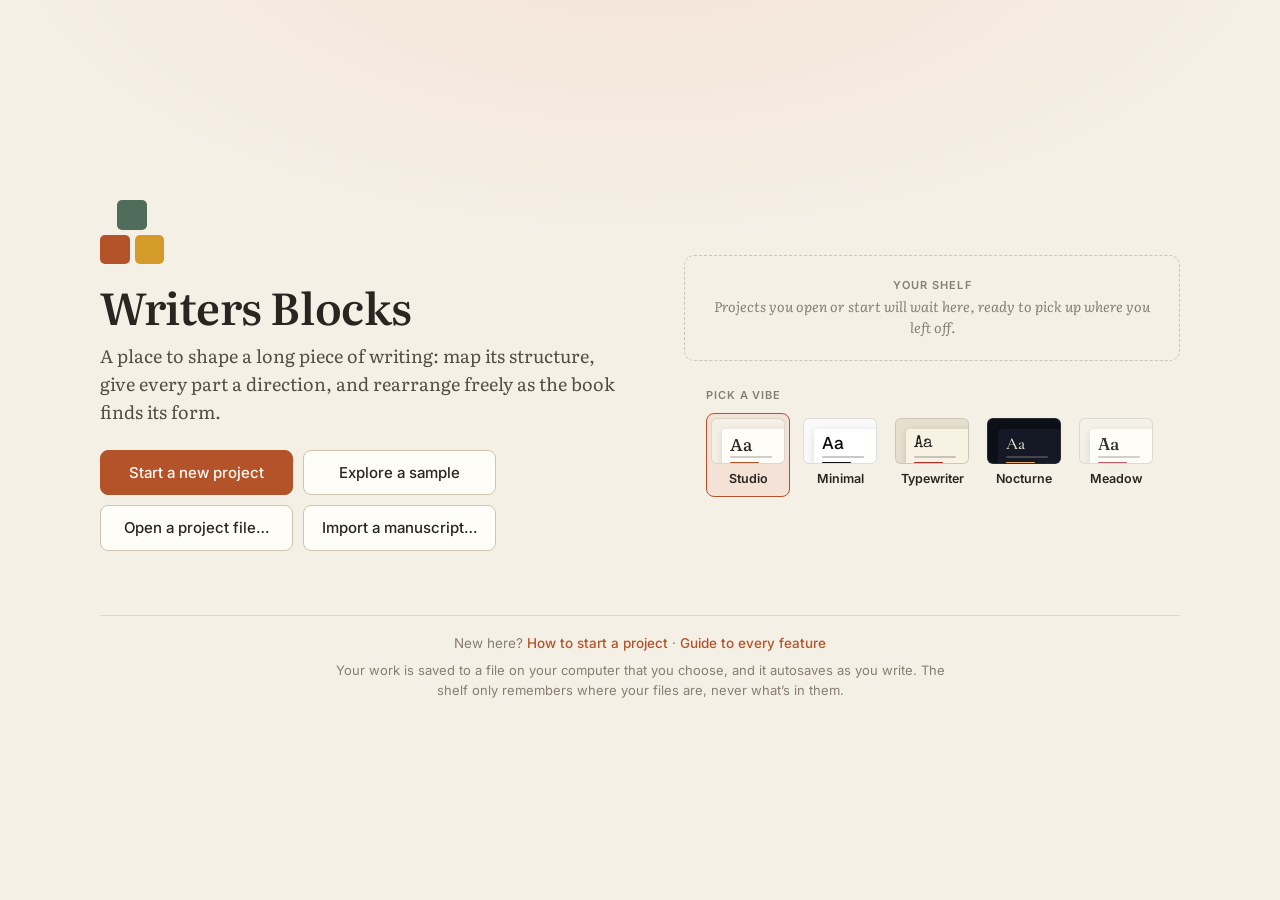
<file: index.html>
<!doctype html>
<html lang="en">
<head>
  <meta charset="utf-8">
  <meta name="viewport" content="width=device-width, initial-scale=1">
  <title>Writers Blocks</title>
  <meta name="description" content="Organize, restructure and draft long-form writing: books, stories, essays.">
  <link rel="icon" href="data:image/svg+xml,<svg xmlns='http://www.w3.org/2000/svg' viewBox='0 0 32 32'><rect x='3' y='17' width='12' height='12' rx='2' fill='%23b4532a'/><rect x='17' y='17' width='12' height='12' rx='2' fill='%23d9a441'/><rect x='10' y='3' width='12' height='12' rx='2' fill='%234f6d5a'/></svg>">
  <link rel="manifest" href="manifest.webmanifest">
  <meta name="theme-color" content="#f5f0e6">
  <link rel="apple-touch-icon" href="icon.svg">
  <link rel="preconnect" href="https://fonts.googleapis.com">
  <link rel="preconnect" href="https://fonts.gstatic.com" crossorigin>
  <link href="https://fonts.googleapis.com/css2?family=Inter:wght@400;500;600&family=Literata:ital,opsz,wght@0,7..72,400;0,7..72,600;1,7..72,400&family=Geist:wght@400;500;600;700&family=Courier+Prime:ital,wght@0,400;0,700;1,400&family=Special+Elite&family=IBM+Plex+Mono:wght@400;500;600&family=EB+Garamond:ital,wght@0,400;0,600;1,400&family=Cormorant+Garamond:wght@500;600&family=Fraunces:ital,opsz,wght,SOFT,WONK@0,9..144,500,100,1;1,9..144,500,100,1&family=Lora:ital,wght@0,400;0,600;1,400&family=Nunito+Sans:wght@400;600;700&display=swap" rel="stylesheet">
  <link rel="stylesheet" href="css/styles.css">
  <link rel="stylesheet" href="css/themes.css">
  <script>
    // Apply skin + light/dark before first paint (app.js keeps these in sync afterwards).
    (() => {
      let p = {};
      try { p = JSON.parse(localStorage.getItem('wb-prefs') || '{}'); } catch {}
      const d = document.documentElement, skin = p.skin || 'studio', theme = p.theme || 'auto';
      const dark = skin === 'nocturne' || theme === 'dark' || (theme === 'auto' && matchMedia('(prefers-color-scheme: dark)').matches);
      d.dataset.skin = skin; d.dataset.mode = dark ? 'dark' : 'light';
      // The writer's own fonts and spacing for this skin, if any (computed by app.js).
      const t = p.typeCss;
      if (t) {
        for (const [k, v] of Object.entries(t.vars || {})) d.style.setProperty(k, v);
        for (const href of t.hrefs || []) document.write(`<link rel="stylesheet" data-font href="${href}">`);
      }
    })();
  </script>
</head>
<body>
  <div id="app"></div>
  <div id="toast" role="status" aria-live="polite"></div>
  <script src="js/demo-welcome.js"></script>
  <script type="module" src="js/app.js"></script>
</body>
</html>
</file>
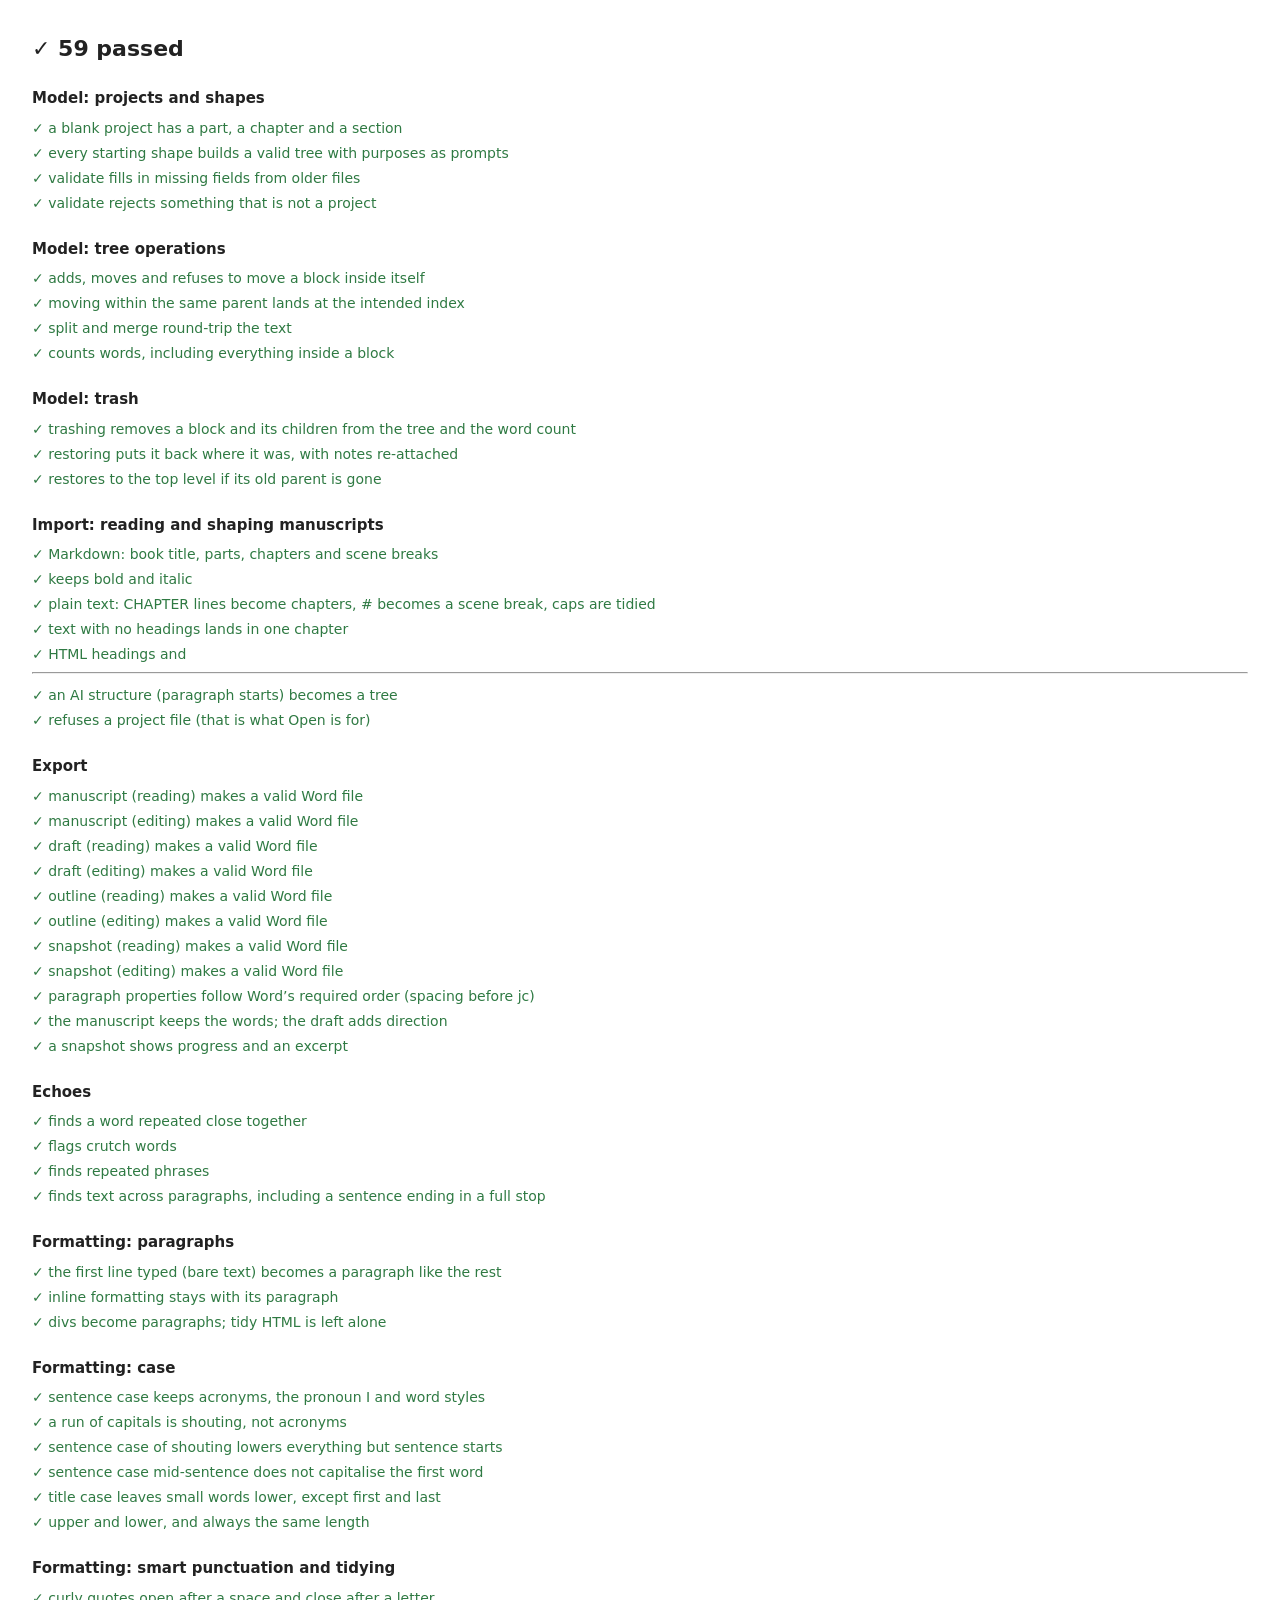
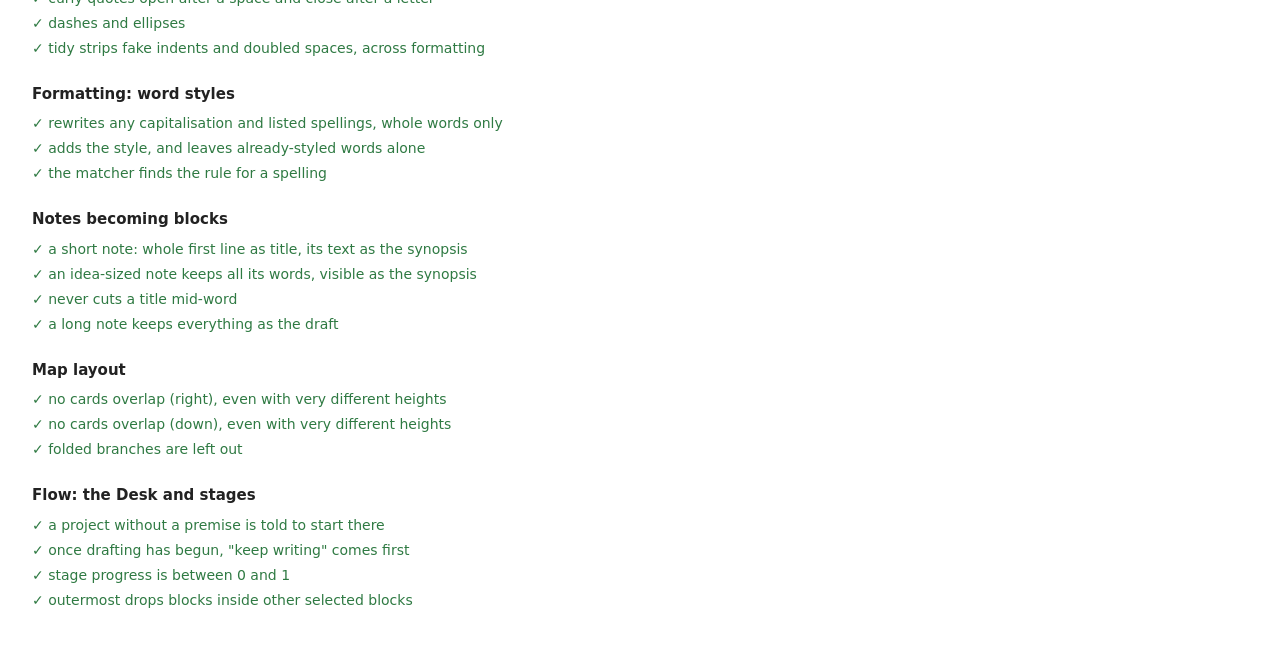
<file: tests/index.html>
<!doctype html>
<html lang="en">
<head>
  <meta charset="utf-8">
  <title>Writers Blocks tests</title>
  <style>
    body { font: 14px/1.5 system-ui, sans-serif; margin: 32px; color: #222; }
    h1 { font-size: 22px; }
    h2 { font-size: 15px; margin: 22px 0 6px; }
    ul { list-style: none; padding: 0; margin: 0; }
    li { padding: 2px 0; }
    .ok { color: #2f7a43; }
    .fail { color: #b3261e; font-weight: 600; }
    pre { margin: 2px 0 6px 18px; white-space: pre-wrap; font-weight: 400; }
  </style>
</head>
<body>
  <p>Running…</p>
  <script type="module">
    import { run } from './harness.js';
    import './model.test.js';
    import './import.test.js';
    import './export.test.js';
    import './echoes.test.js';
    import './format.test.js';
    import './app.test.js';
    run(document.body);
  </script>
</body>
</html>
</file>
<file: css/styles.css>
/* Design tokens. This block is the "Studio" skin in light mode; every other skin
   (css/themes.css) overrides the same tokens. Dark mode is [data-mode="dark"], which
   app.js resolves from the user's choice (auto/light/dark) and the system setting. */
:root {
  --bg: #f5f0e6;
  --surface: #fffdf8;
  --surface-2: #efe8da;
  --surface-3: #e7dfcd;
  --ink: #2a2520;
  --ink-2: #554d43;
  --muted: #877d70;
  --line: #e1d8c6;
  --line-strong: #cfc3ad;
  --accent: #b4532a;
  --accent-ink: #fffaf5;
  --accent-soft: #f4e2d6;
  --danger: #b3261e;
  --shadow: 0 1px 2px rgb(60 40 20 / .06), 0 4px 14px rgb(60 40 20 / .06);
  --shadow-lg: 0 10px 40px rgb(40 25 10 / .18);

  --s-idea: #a39a88;
  --s-outlined: #5b7fa6;
  --s-drafting: #d49a2a;
  --s-revising: #8a6bb0;
  --s-done: #4f8a5b;

  --t-part: #4f6d5a;
  --t-chapter: #b4532a;
  --t-section: #8a7d6b;

  --ui: 'Inter', system-ui, -apple-system, 'Segoe UI', sans-serif;
  --serif: 'Literata', 'Iowan Old Style', Georgia, serif;   /* reading & writing text */
  --display: var(--serif);                                  /* headings & titles */
  --display-w: 600;
  --ui-size: 14px;
  --editor-size: 19px;
  --prose-scale: 1;
  --prose-leading: 1.75;
  --prose-width: 820px;
  --radius: 10px;
  --radius-sm: 8px;
  --texture: none;                                          /* background-image over --bg */
  --glow: var(--accent-soft);                               /* welcome screen wash */
  --binder-bg: var(--surface-2);
  --topbar-bg: var(--surface);
  --note-mix: 38%;
  color-scheme: light;
}
:root[data-mode="dark"] {
  --bg: #1b1916; --surface: #23201c; --surface-2: #2c2823; --surface-3: #36312a;
  --ink: #ede6d9; --ink-2: #c7bdae; --muted: #948a7a; --line: #38332c; --line-strong: #4a443b;
  --accent: #e27d51; --accent-ink: #1b1916; --accent-soft: #3e2a1f; --danger: #f2887f;
  --shadow: 0 1px 2px rgb(0 0 0 / .3), 0 4px 14px rgb(0 0 0 / .25);
  --shadow-lg: 0 10px 40px rgb(0 0 0 / .45);
  --s-idea: #8f8676; --t-part: #7fa38b; --t-chapter: #e27d51; --t-section: #a89a86;
  --note-mix: 20%;
  color-scheme: dark;
}
html.skin-switching, html.skin-switching * { transition: background-color .35s, color .35s, border-color .35s, box-shadow .35s !important; }

* { box-sizing: border-box; }
html, body { margin: 0; height: 100%; }
body { background: var(--texture), var(--bg); background-attachment: fixed; color: var(--ink); font: var(--ui-size)/1.45 var(--ui); -webkit-font-smoothing: antialiased; }
::selection { background: color-mix(in srgb, var(--accent) 28%, transparent); }
button, input, select, textarea { font: inherit; color: inherit; }
button { cursor: pointer; }
a { color: var(--accent); }
.icon { width: 16px; height: 16px; fill: none; stroke: currentColor; stroke-width: 1.8; stroke-linecap: round; stroke-linejoin: round; flex: none; }
.spacer { flex: 1; }
.muted { color: var(--muted); }
.small { font-size: 12.5px; }
.eyebrow { font-size: 11px; letter-spacing: .08em; text-transform: uppercase; color: var(--muted); font-weight: 600; display: inline-flex; align-items: center; gap: 4px; }
.eyebrow .icon { width: 13px; height: 13px; }
.empty { color: var(--muted); text-align: center; padding: 24px; }
kbd { font: 11px var(--ui); color: var(--muted); }

/* ---------- buttons & inputs ---------- */
.btn { display: inline-flex; align-items: center; gap: 6px; padding: 8px 14px; border-radius: var(--radius-sm); border: 1px solid var(--line-strong); background: var(--surface); color: var(--ink); font-weight: 500; white-space: nowrap; transition: background .12s, border-color .12s; }
.btn:hover { background: var(--surface-2); }
.btn:disabled { opacity: .45; cursor: default; }
.btn.small { padding: 5px 10px; font-size: 12.5px; }
.btn.primary { background: var(--accent); border-color: var(--accent); color: var(--accent-ink); }
.btn.primary:hover { filter: brightness(1.06); }
.btn.ghost { border-color: transparent; background: transparent; color: var(--ink-2); }
.btn.ghost:hover { background: var(--surface-2); }
.btn.danger { background: var(--danger); border-color: var(--danger); color: #fff; }
.btn.danger-ghost { color: var(--danger); }
.btn .icon { width: 14px; height: 14px; }
.link { background: none; border: 0; padding: 0; color: var(--accent); font-weight: 500; font-size: 12.5px; }
.link:hover { text-decoration: underline; }
.icon-btn { display: inline-grid; place-items: center; width: 32px; height: 32px; border-radius: var(--radius-sm); border: 0; background: transparent; color: var(--ink-2); }
.icon-btn:hover { background: var(--surface-2); color: var(--ink); }
.icon-btn.small { width: 26px; height: 26px; }
:where(input:not([type=checkbox]):not([type=range]), select, textarea) {
  background: var(--surface); border: 1px solid var(--line); border-radius: var(--radius-sm); padding: 6px 9px; outline: none; width: 100%;
}
input:focus, select:focus, textarea:focus { border-color: var(--accent); box-shadow: 0 0 0 3px var(--accent-soft); }
textarea { resize: none; line-height: 1.45; }
:focus-visible { outline: 2px solid var(--accent); outline-offset: 2px; }

/* ---------- welcome ---------- */
.welcome { min-height: 100%; display: grid; place-items: center; padding: 32px 16px;
  background: radial-gradient(1200px 600px at 50% -10%, var(--glow), transparent 60%), var(--texture), var(--bg); }
.welcome-card { max-width: 760px; text-align: center; }
.welcome-card .lede { max-width: 540px; margin-left: auto; margin-right: auto; }
.welcome h1 { font: var(--display-w) 44px/1.1 var(--display); margin: 18px 0 12px; letter-spacing: -.01em; }
.lede { font: 18px/1.55 var(--serif); color: var(--ink-2); margin: 0 0 28px; }
.welcome-actions { display: grid; grid-template-columns: repeat(2, 1fr); gap: 10px; }
.welcome-actions .btn { justify-content: center; }
@media (max-width: 420px) { .welcome-actions { grid-template-columns: 1fr; } }
.welcome-actions .btn { padding: 11px 18px; font-size: 15px; }
.fine { color: var(--muted); font-size: 13px; margin-top: 28px; line-height: 1.55; }
.logo-blocks { display: inline-grid; grid-template-columns: 1fr 1fr; gap: 5px; width: 64px; }
.logo-blocks i { display: block; aspect-ratio: 1; border-radius: 5px; }
.logo-blocks i:nth-child(1) { grid-column: 1 / span 2; justify-self: center; width: calc(50% - 2.5px); background: var(--t-part); }
.logo-blocks i:nth-child(2) { background: var(--accent); }
.logo-blocks i:nth-child(3) { background: var(--s-drafting); }
.logo-blocks.small { width: 22px; gap: 2px; }
.logo-blocks.small i { border-radius: 2px; }
.logo-blocks.small i:nth-child(1) { width: calc(50% - 1px); }

/* bookshelf of recent projects */
.shelf { margin: 34px auto 0; max-width: min(760px, calc(100vw - 32px)); }
.shelf-head { display: flex; justify-content: center; align-items: baseline; gap: 10px; margin-bottom: 14px; }
.shelf-row { display: flex; gap: 18px; justify-content: safe center; align-items: flex-end; overflow-x: auto; padding: 12px 12px 0;
  border-bottom: 9px solid color-mix(in srgb, var(--line-strong) 85%, var(--ink) 15%); box-shadow: 0 10px 12px -10px rgb(0 0 0 / .35); }
.book { --cover-bg: color-mix(in oklab, var(--cover) 80%, #000); position: relative; flex: none; display: flex; flex-direction: column; align-items: center; gap: 6px; width: 118px; padding-bottom: 10px; }
[data-mode="dark"] .book { --cover-bg: color-mix(in oklab, var(--cover) 55%, #000); }
.book-cover { width: 118px; height: 158px; display: flex; flex-direction: column; gap: 6px; text-align: left; padding: 14px 10px 12px 15px; border: 0; color: #fffaf2;
  border-radius: 3px 8px 8px 3px; background: linear-gradient(90deg, rgb(0 0 0 / .28) 0 7px, rgb(255 255 255 / .12) 7px 8px, transparent 8px), var(--cover-bg);
  box-shadow: 0 2px 3px rgb(0 0 0 / .2), 0 8px 18px -6px rgb(0 0 0 / .35); transition: transform .2s, box-shadow .2s; }
.book-cover:hover, .book-cover:focus-visible { transform: translateY(-7px) rotate(-1.5deg); box-shadow: 0 4px 6px rgb(0 0 0 / .2), 0 16px 26px -8px rgb(0 0 0 / .4); }
.cover-title { font: var(--display-w) clamp(13px, 1.9vh, 15px)/1.2 var(--display); overflow: hidden; display: -webkit-box; -webkit-line-clamp: 4; -webkit-box-orient: vertical; overflow-wrap: break-word; hyphens: auto; }
.book-words { margin-top: auto; font-size: 11px; opacity: .8; font-variant-numeric: tabular-nums; }
.book-progress { height: 3px; border-radius: 2px; background: rgb(255 255 255 / .25); overflow: hidden; }
.book-progress i { display: block; height: 100%; background: #fffaf2; }
.book-when { font-size: 11px; color: var(--muted); }
.book-remove { position: absolute; top: -8px; right: -8px; width: 22px; height: 22px; border-radius: 50%; border: 1px solid var(--line-strong); background: var(--surface); color: var(--ink-2); display: grid; place-items: center; padding: 0; opacity: 0; transition: opacity .15s; }
.book-remove .icon { width: 12px; height: 12px; }
.book:hover .book-remove, .book:focus-within .book-remove { opacity: 1; }
@media (hover: none) { .book-remove { opacity: 1; } }

/* ---------- shell ---------- */
#app { height: 100%; display: flex; flex-direction: column; }
.topbar { display: flex; flex-direction: column; border-bottom: 1px solid var(--line); background: var(--topbar-bg); flex: none; position: relative; z-index: 10; }
.topbar-row { display: flex; align-items: center; gap: 10px; padding: 8px 14px; min-width: 0; }
.topbar-row + .topbar-row { padding-top: 0; }
button.brand { border: 0; background: none; border-radius: var(--radius-sm); padding: 4px; }
button.brand:hover { background: var(--surface-2); }

/* stage row: Desk · ①Gather ②Plan ③Draft ④Revise ⑤Share │ sub-views · guidance */
.stage-row { gap: 12px; }
.desk-btn { display: inline-flex; align-items: center; gap: 6px; border: 1px solid var(--line); background: var(--surface); color: var(--ink-2); border-radius: var(--radius-sm); padding: 5px 11px; font-weight: 500; font-size: 13px; white-space: nowrap; }
.desk-btn .icon { width: 14px; height: 14px; }
.desk-btn:hover { color: var(--ink); border-color: var(--line-strong); }
.desk-btn.on { background: var(--ink); color: var(--bg); border-color: var(--ink); }
.stages { display: flex; align-items: center; counter-reset: none; }
.stage { position: relative; display: inline-flex; align-items: center; gap: 7px; border: 0; background: none; padding: 6px 10px 8px; border-radius: var(--radius-sm); color: var(--muted); font-weight: 500; font-size: 13px; white-space: nowrap; }
.stage + .stage::before { content: ''; position: absolute; left: -6px; top: 50%; width: 10px; height: 1px; background: var(--line-strong); }
.stage { margin-left: 4px; }
.stage::after { content: ''; position: absolute; left: 10px; right: 10px; bottom: 2px; height: 2px; border-radius: 2px; background: linear-gradient(90deg, color-mix(in srgb, var(--s-done) 70%, transparent) var(--pct), var(--surface-3) var(--pct)); opacity: .9; }
.stage:hover { color: var(--ink); background: var(--surface-2); }
.stage-n { display: inline-grid; place-items: center; width: 20px; height: 20px; border-radius: 50%; border: 1.5px solid currentColor; font-size: 11px; font-weight: 700; font-variant-numeric: tabular-nums; flex: none; }
.stage.on { color: var(--ink); }
.stage.on .stage-n { background: var(--accent); border-color: var(--accent); color: var(--accent-ink); }
.subtabs { padding-left: 3px; }
.stage-row .subtabs { margin-left: 2px; }
.stage-guide { font-size: 12.5px; color: var(--muted); white-space: nowrap; overflow: hidden; text-overflow: ellipsis; min-width: 0; max-width: 360px; }
.brand { display: grid; place-items: center; padding: 0 4px; }
.book-title { border: 1px solid transparent !important; background: transparent !important; font: var(--display-w) 16px var(--display) !important; max-width: 280px; box-shadow: none !important; }
.book-title:hover, .book-title:focus { border-color: var(--line) !important; background: var(--surface) !important; }
.tabs { display: flex; align-items: stretch; background: var(--surface-2); border-radius: var(--radius-sm); padding: 3px; gap: 2px; }
.bar-cluster { display: flex; align-items: center; gap: 2px; padding-left: 8px; border-left: 1px solid var(--line); }
.tab { white-space: nowrap; border: 0; background: transparent; padding: 5px 13px; border-radius: calc(var(--radius-sm) - 2px); color: var(--ink-2); font-weight: 500; font-size: 13px; }
.tab.active { background: var(--surface); color: var(--ink); box-shadow: var(--shadow); }
.status { display: flex; align-items: center; gap: 10px; font-size: 12.5px; color: var(--muted); }
.topbar-row .book-title { max-width: 360px; }
.status .total { font-variant-numeric: tabular-nums; white-space: nowrap; }
.status { flex: none; }
.status .saved { position: relative; display: inline-flex; align-items: center; gap: 4px; white-space: nowrap; cursor: default; border-radius: 6px; padding: 2px 4px; outline: none; }
.status .saved:hover, .status .saved:focus-visible { color: var(--ink-2); background: var(--surface-2); }
.saved-file { display: none; position: absolute; top: calc(100% + 8px); right: 0; z-index: 30; padding: 6px 10px; border-radius: 8px; background: var(--ink); color: var(--bg); font-size: 12px; font-style: normal; white-space: nowrap; box-shadow: var(--shadow-lg); }
.status .saved:hover .saved-file, .status .saved:focus-visible .saved-file { display: block; }
.status .saved .icon { color: var(--s-done); width: 14px; height: 14px; }
.status .saved.pending { font-style: italic; }

.menu { position: relative; }
.menu summary { list-style: none; }
.menu summary::-webkit-details-marker { display: none; }
.menu-pop { position: absolute; top: calc(100% + 6px); left: 0; z-index: 20; min-width: 240px; background: var(--surface); border: 1px solid var(--line); border-radius: var(--radius-sm); box-shadow: var(--shadow-lg); padding: 5px; }
.menu-pop > button { display: flex; width: 100%; justify-content: space-between; align-items: center; text-align: left; border: 0; background: none; padding: 7px 10px; border-radius: calc(var(--radius-sm) - 2px); }
.menu-pop > button:hover { background: var(--surface-2); }
.menu-pop hr { border: 0; border-top: 1px solid var(--line); margin: 4px 0; }
.menu-pop.right { left: auto; right: 0; }
.look-pop { width: 340px; padding: 14px; display: flex; flex-direction: column; gap: 10px; }
.look-foot { display: flex; align-items: center; justify-content: space-between; border-top: 1px solid var(--line); padding-top: 12px; }
.look-foot .seg-control, .kv .seg-control { margin: 0; justify-self: start; }
.seg-control button { display: inline-flex; align-items: center; gap: 5px; }
.seg-control button .icon { width: 13px; height: 13px; }
.seg-control button:disabled { opacity: .45; cursor: default; }

/* skin picker: each option previews its own colours and type, whatever skin is active */
.skin-picker { display: grid; grid-template-columns: repeat(auto-fill, minmax(92px, 1fr)); gap: 8px; }
.skin-opt { display: flex; flex-direction: column; align-items: stretch; gap: 3px; padding: 4px 4px 7px; border: 1px solid transparent; border-radius: var(--radius-sm); background: none; text-align: left; }
.skin-opt:hover { background: var(--surface-2); }
.skin-opt.on { border-color: var(--accent); background: var(--accent-soft); }
.skin-swatch { position: relative; display: block; height: 58px; border-radius: calc(var(--radius-sm) - 2px); background: var(--sw-bg); border: 1px solid color-mix(in srgb, var(--sw-ink) 12%, transparent); overflow: hidden; margin-bottom: 3px; }
.sw-card { position: absolute; left: 10px; right: -6px; top: 10px; bottom: -6px; background: var(--sw-card); border-radius: 4px; box-shadow: 0 2px 8px rgb(0 0 0 / .12); padding: 6px 8px; display: flex; flex-direction: column; gap: 4px; }
.sw-card b { font: 500 17px/1 var(--sw-font); color: var(--sw-ink); }
.sw-card i { display: block; height: 3px; border-radius: 2px; background: color-mix(in srgb, var(--sw-ink) 22%, transparent); width: 80%; }
.sw-card i + i { width: 55%; background: var(--sw-accent); }
.skin-name { font-weight: 600; font-size: 12.5px; padding: 0 3px; }
.skin-vibe { font-size: 11px; color: var(--muted); line-height: 1.3; padding: 0 3px; }
dialog.settings .skin-picker { margin-bottom: 14px; }
.vibe { margin-top: 34px; display: flex; flex-direction: column; align-items: center; gap: 10px; }
.skin-picker.compact { grid-template-columns: repeat(5, 84px); justify-content: center; }
.skin-picker.compact .skin-swatch { height: 46px; }
.skin-picker.compact .skin-name { text-align: center; }
@media (max-width: 520px) { .skin-picker.compact { grid-template-columns: repeat(3, 84px); } }

.workspace { flex: 1; min-height: 0; display: grid; grid-template-columns: 270px minmax(0, 1fr) 310px; }
body.focus .binder, body.focus .binder-tab, body.focus .inspector { display: none; }
body.focus .workspace { grid-template-columns: 1fr; }
body.focus .topbar { opacity: .25; transition: opacity .2s; }
body.focus .topbar:hover { opacity: 1; }
body.focus .direction, body.focus .crumbs, body.focus .contains, body.focus .write-foot { display: none; }

/* ---------- binder ---------- */
.binder { border-right: 1px solid var(--line); background: var(--binder-bg); display: flex; flex-direction: column; min-height: 0; }
.binder-search { position: relative; padding: 10px 10px 6px; }
.binder-search .icon { position: absolute; left: 20px; top: 50%; transform: translateY(-30%); color: var(--muted); width: 14px; height: 14px; }
.binder-search { display: flex; align-items: center; gap: 4px; }
.binder-search input { padding-left: 30px; background: var(--surface); order: 0; }
.binder-hide { order: 1; flex: none; color: var(--muted); }
.binder-hide:hover { color: var(--ink); }
.tree { position: relative; flex: 1; overflow: auto; padding: 4px 6px 16px; }
.row { position: relative; display: flex; align-items: center; gap: 6px; width: 100%; padding: 5px 8px 5px calc(6px + var(--depth, 0) * 16px); border-radius: 7px; cursor: pointer; border: 0; background: none; text-align: left; min-height: 30px; }
.row:hover { background: var(--surface-3); }
.row.selected { background: var(--surface); box-shadow: var(--shadow); }
.row.root { font-weight: var(--display-w); font-family: var(--display); font-size: 15px; margin-bottom: 4px; }
.row.type-part .row-title { font-weight: 600; }
.row.type-chapter .row-title { font-weight: 500; }
.row.type-section .row-title { color: var(--ink-2); }
.row-title { flex: 1; overflow: hidden; text-overflow: ellipsis; white-space: nowrap; }
.row .wc { font-size: 11px; color: var(--muted); font-variant-numeric: tabular-nums; }
.row .type-icon { color: var(--muted); }
.row-actions { display: none; gap: 2px; }
.row-btn { border: 0; background: var(--surface); border-radius: 5px; width: 22px; height: 22px; padding: 0; display: grid; place-items: center; color: var(--ink-2); }
.row-btn:hover { color: var(--ink); background: var(--surface-3); }
.row-btn .icon { width: 13px; height: 13px; }
.row-btn:last-child .icon { stroke-width: 3.2; }
.row:hover .row-actions, .row:focus-within .row-actions, .row.ctx-target .row-actions { display: inline-flex; }
.row:hover .wc, .row:focus-within .wc, .row.ctx-target .wc { display: none; }
.row:focus-visible { outline: 2px solid var(--accent); outline-offset: -2px; }
.row.multi { background: var(--accent-soft); box-shadow: inset 3px 0 0 var(--accent); }
.row.multi.selected { background: color-mix(in srgb, var(--accent-soft) 70%, var(--surface)); }
.row.ctx-target:not(.selected):not(.multi) { background: var(--surface-3); }
.row.renaming { background: var(--surface); box-shadow: var(--shadow); }
.row-rename { flex: 1; min-width: 0; padding: 2px 6px !important; font: inherit; border-color: var(--accent) !important; box-shadow: 0 0 0 3px var(--accent-soft) !important; }
.row.just-added { animation: just-added 1.2s ease-out; }
@keyframes just-added { from { background: var(--accent-soft); } }
.multi-bar { display: flex; align-items: center; gap: 6px; margin: 0 8px 8px; padding: 6px 6px 6px 12px; border-radius: var(--radius-sm); background: var(--ink); color: var(--bg); font-size: 12.5px; font-weight: 500; box-shadow: var(--shadow-lg); }
.multi-bar[hidden] { display: none; }
.multi-bar span { flex: 1; }
.multi-bar .link { color: var(--bg); text-decoration: underline; text-underline-offset: 2px; }
.multi-bar .icon-btn { color: var(--bg); }
.multi-bar .icon-btn:hover { background: color-mix(in srgb, var(--bg) 18%, transparent); color: var(--bg); }
.caret { border: 0; background: none; width: 16px; height: 16px; padding: 0; display: grid; place-items: center; color: var(--muted); transition: transform .15s; }
.caret .icon { width: 12px; height: 12px; }
.caret.open { transform: rotate(90deg); }
.caret.hidden { visibility: hidden; }
.dot { width: 8px; height: 8px; border-radius: 50%; flex: none; background: var(--s-idea); }
.status-idea { --s: var(--s-idea); } .status-outlined { --s: var(--s-outlined); } .status-drafting { --s: var(--s-drafting); } .status-revising { --s: var(--s-revising); } .status-done { --s: var(--s-done); }
.dot[class*=status-] { background: var(--s); }
.add-row { display: flex; align-items: center; gap: 6px; margin: 6px 4px; padding: 6px 8px; border: 1px dashed var(--line-strong); border-radius: var(--radius-sm); background: none; color: var(--muted); width: calc(100% - 8px); font-size: 12.5px; }
.add-row:hover { color: var(--ink); border-color: var(--muted); }
.notebook-link { border-top: 1px solid var(--line); border-radius: 0; padding: 12px 14px; min-height: 44px; }
.dragging { opacity: .4; }
.drop-line { position: absolute; right: 8px; height: 2px; margin-top: -1px; background: var(--accent); border-radius: 2px; pointer-events: none; z-index: 3; transition: top .08s, left .12s; }
.drop-line::before { content: ''; position: absolute; left: -4px; top: -3px; width: 8px; height: 8px; border-radius: 50%; border: 2px solid var(--accent); background: var(--surface); box-sizing: border-box; }
.drop-label { position: absolute; right: 0; top: -9px; padding: 1px 8px; border-radius: 99px; background: var(--accent); color: var(--accent-ink); font-size: 10.5px; font-weight: 600; white-space: nowrap; max-width: 170px; overflow: hidden; text-overflow: ellipsis; }
.drop-line.inside { height: 0; background: none; }
.drop-line.inside::before { display: none; }
.drag-ghost { position: fixed; top: -100px; left: 0; padding: 6px 12px; border-radius: 8px; background: var(--ink); color: var(--bg); font: 600 12.5px var(--ui); white-space: nowrap; max-width: 260px; overflow: hidden; text-overflow: ellipsis; box-shadow: var(--shadow-lg); }
.drop-before { box-shadow: inset 0 2px 0 var(--accent) !important; }
.drop-after { box-shadow: inset 0 -2px 0 var(--accent) !important; }
.drop-inside { background: var(--accent-soft) !important; outline: 2px solid var(--accent); outline-offset: -2px; }
.card.drop-before { box-shadow: -3px 0 0 var(--accent), var(--shadow) !important; }
.card.drop-after { box-shadow: 3px 0 0 var(--accent), var(--shadow) !important; }

/* ---------- main ---------- */
.main { overflow: auto; min-width: 0; }
.write, .board, .outline, .notebook { padding: 28px clamp(16px, 5vw, 64px) 80px; }
.write { max-width: var(--prose-width); margin: 0 auto; }
body.focus .write { padding-top: 12vh; }
.crumbs { display: flex; flex-wrap: wrap; align-items: center; gap: 4px; font-size: 12.5px; color: var(--muted); margin-bottom: 10px; }
.crumb { border: 0; background: none; padding: 2px 4px; border-radius: 4px; color: var(--muted); }
button.crumb:hover { background: var(--surface-2); color: var(--ink); }
.crumb.current { color: var(--ink-2); }
.sep { opacity: .6; }
.title-row { display: flex; align-items: center; gap: 10px; }
.type-badge { font-size: 10.5px; font-weight: 600; text-transform: uppercase; letter-spacing: .08em; padding: 3px 7px; border-radius: 5px; color: #fff; flex: none; }
.type-badge.type-part { background: var(--t-part); }
.type-badge.type-chapter { background: var(--t-chapter); }
.type-badge.type-section { background: var(--t-section); }
.title-input { border: 1px solid transparent !important; background: transparent !important; box-shadow: none !important; font: var(--display-w) 30px/1.2 var(--display) !important; padding: 4px 6px !important; margin-left: -6px; }
.title-input:hover { border-color: var(--line) !important; }
.author-input { border: 0 !important; background: transparent !important; box-shadow: none !important; font: italic 16px var(--serif) !important; color: var(--ink-2); padding: 0 !important; margin: 2px 0 18px; }

.direction { margin: 16px 0 18px; background: var(--surface); border: 1px solid var(--line); border-radius: var(--radius); padding: 0 16px; }
.direction summary { cursor: pointer; padding: 11px 0; font-weight: 600; font-size: 12px; letter-spacing: .08em; text-transform: uppercase; color: var(--muted); list-style-position: inside; white-space: nowrap; overflow: hidden; text-overflow: ellipsis; }
.summary-peek { text-transform: none; letter-spacing: 0; font-weight: 400; font-family: var(--serif); font-style: italic; font-size: 14px; }
.direction[open] { padding-bottom: 14px; }
.direction-grid { display: grid; grid-template-columns: 1fr 1fr; gap: 12px; }
.direction-grid.wide { margin: 8px 0 22px; }
.field { display: flex; flex-direction: column; gap: 4px; margin-top: 10px; }
.direction-grid .field { margin-top: 0; }
.field-label { font-size: 11.5px; font-weight: 600; color: var(--ink-2); }
.field textarea { font-family: var(--serif); font-size: 14.5px; background: var(--bg); }
.neighbors { display: grid; grid-template-columns: 1fr 1fr; gap: 12px; margin-top: 12px; }
.neighbor { display: flex; flex-direction: column; gap: 2px; text-align: left; padding: 9px 12px; border: 1px dashed var(--line-strong); border-radius: var(--radius-sm); background: none; font-size: 13px; min-width: 0; }
.neighbor:not(.empty):hover { border-style: solid; background: var(--bg); }
.neighbor .muted { overflow: hidden; display: -webkit-box; -webkit-line-clamp: 2; -webkit-box-orient: vertical; font-family: var(--serif); }
.neighbor.empty { cursor: default; opacity: .7; }

.contains { margin: 0 0 18px; }
.contains-head { display: flex; justify-content: space-between; align-items: baseline; font-size: 12px; font-weight: 600; letter-spacing: .06em; text-transform: uppercase; color: var(--muted); margin-bottom: 6px; }
.contains-list { list-style: none; margin: 0; padding: 0; border: 1px solid var(--line); border-radius: var(--radius); background: var(--surface); overflow: hidden; }
.contains-list li + li { border-top: 1px solid var(--line); }
.contains-item { display: flex; align-items: baseline; gap: 8px; width: 100%; padding: 9px 12px; border: 0; background: none; text-align: left; }
.contains-item:hover { background: var(--bg); }
.contains-item .muted { flex: 1; overflow: hidden; white-space: nowrap; text-overflow: ellipsis; font-family: var(--serif); }
.contains-item .wc { font-size: 11.5px; color: var(--muted); }

.toolbar { position: sticky; top: 0; z-index: 5; display: flex; flex-wrap: wrap; row-gap: 2px; align-items: center; gap: 2px; padding: 6px; margin: 0 -6px; background: color-mix(in srgb, var(--bg) 92%, transparent); backdrop-filter: blur(6px); border-bottom: 1px solid var(--line); }
.tb { border: 0; background: none; min-width: 30px; height: 30px; border-radius: 6px; font-family: var(--serif); font-size: 15px; color: var(--ink-2); display: inline-flex; align-items: center; justify-content: center; gap: 5px; }
.tb.wide { padding: 0 9px; font-family: var(--ui); font-size: 12.5px; font-weight: 500; white-space: nowrap; }
.tb:hover { background: var(--surface-2); color: var(--ink); }
.tb[data-cmd].on { background: var(--accent-soft); color: var(--accent); }
.tb .down-chev { width: 11px; height: 11px; transform: rotate(90deg); opacity: .6; margin-left: -1px; }
.tb.style-pick { min-width: 104px; justify-content: space-between; border: 1px solid var(--line); background: var(--surface); }
.tb.style-pick:hover { border-color: var(--line-strong); }
.tb .aa { font-family: var(--serif); font-size: 14px; font-weight: 600; }
.tb-sep { width: 1px; height: 18px; background: var(--line-strong); margin: 0 6px; }
.tb-count { font-size: 12px; color: var(--muted); font-variant-numeric: tabular-nums; white-space: nowrap; }

.editor { min-height: 50vh; outline: none; padding: 22px 0 40px; }
.prose { font: calc(var(--editor-size) * var(--prose-scale))/var(--prose-leading) var(--serif); color: var(--ink); caret-color: var(--accent); }
.prose p { margin: 0 0 1em; }
/* Paragraph styles (Format › Paragraphs): every paragraph indented, printed-book style
   (flush after the start, a heading, a quote or a scene break), or spaced with no indent. */
.prose.para-indent p, .prose.para-book p { margin: 0; text-indent: 1.6em; }
.prose.para-book > p:first-child, .prose.para-book > :is(h2, h3, hr, blockquote, ul, ol) + p { text-indent: 0; }
.prose :is(blockquote, li) p { text-indent: 0; }
.prose.para-indent > :is(h2, h3, blockquote, ul, ol, hr) + p, .prose.para-book > :is(blockquote, ul, ol) + p { margin-top: .6em; }
.prose h3 { font-size: 1.05em; margin: 1.2em 0 .5em; letter-spacing: .02em; }
.prose h2 { font-size: 1.25em; margin: 1.4em 0 .6em; }
.prose blockquote { margin: 1em 0; padding-left: 1em; border-left: 3px solid var(--line-strong); color: var(--ink-2); font-style: italic; }
.prose hr { border: 0; text-align: center; margin: 1.6em 0; height: 1em; }
.prose hr::after { content: '✱  ✱  ✱'; color: var(--muted); letter-spacing: .4em; font-size: .8em; }
.editor:empty::before { content: attr(data-placeholder); color: var(--muted); font-style: italic; }
.write-foot { display: flex; gap: 8px; justify-content: space-between; border-top: 1px solid var(--line); padding-top: 14px; }

/* overview */
.overview .title-input { font-size: 38px !important; }
.stats { display: grid; grid-template-columns: repeat(4, 1fr); gap: 10px; }
.stat { background: var(--surface); border: 1px solid var(--line); border-radius: var(--radius); padding: 12px 14px; }
.stat-num { font: var(--display-w) 24px var(--display); font-variant-numeric: tabular-nums; }
.stat-num.input { border: 0 !important; padding: 0 !important; background: transparent !important; box-shadow: none !important; }
.stat-label { font-size: 12px; color: var(--muted); }
.progress { height: 6px; border-radius: 3px; background: var(--surface-3); overflow: hidden; margin: 14px 0 10px; }
.progress.small { height: 4px; margin: 10px 0 4px; }
.progress-bar { height: 100%; background: var(--accent); border-radius: 3px; transition: width .3s; }
.status-strip { display: flex; gap: 3px; border-radius: 6px; overflow: hidden; }
.seg { background: var(--s); color: #fff; font-size: 11px; font-weight: 600; padding: 4px 8px; white-space: nowrap; overflow: hidden; min-width: 0; }
.section-head { font: 600 13px var(--ui); text-transform: uppercase; letter-spacing: .08em; color: var(--muted); margin: 28px 0 10px; }
.part-cards { display: grid; grid-template-columns: repeat(auto-fill, minmax(220px, 1fr)); gap: 12px; }
.part-card { display: flex; flex-direction: column; gap: 6px; text-align: left; background: var(--surface); border: 1px solid var(--line); border-left: 4px solid var(--t-part); border-radius: var(--radius); padding: 14px; box-shadow: var(--shadow); }
.part-card:hover { border-color: var(--line-strong); border-left-color: var(--t-part); }
.part-card strong { font: var(--display-w) 17px var(--display); }
.part-card .muted { font-family: var(--serif); }
.part-card .wc { font-size: 12px; color: var(--muted); margin-top: auto; }
.part-card.add { align-items: center; justify-content: center; flex-direction: row; border: 1px dashed var(--line-strong); box-shadow: none; color: var(--muted); background: none; }

/* ---------- board ---------- */
.board-head { margin-bottom: 18px; }
.board-head h2, .outline-head h2 { font: var(--display-w) 28px var(--display); margin: 6px 0 4px; }
.board-head p, .outline-head p { margin: 0; max-width: 70ch; }
.cards { display: grid; grid-template-columns: repeat(auto-fill, minmax(230px, 1fr)); gap: 14px; }
.card { position: relative; display: flex; flex-direction: column; gap: 6px; background: var(--surface); border: 1px solid var(--line); border-top: 4px solid var(--s); border-radius: var(--radius-sm); padding: 10px 12px 10px; box-shadow: var(--shadow); cursor: grab; min-height: 180px;
  background-image: repeating-linear-gradient(transparent 0 27px, color-mix(in srgb, var(--s-outlined) 12%, transparent) 27px 28px); background-position: 0 58px; }
.card.selected { outline: 2px solid var(--accent); outline-offset: 1px; }
.card-top { display: flex; align-items: center; gap: 6px; font-size: 11.5px; }
.card-num { font-weight: 600; color: var(--muted); }
.pill { font-size: 10.5px; font-weight: 600; color: var(--s); background: color-mix(in srgb, var(--s) 14%, transparent); padding: 1px 7px; border-radius: 99px; }
.card .wc { color: var(--muted); font-variant-numeric: tabular-nums; }
.card input, .card textarea { border: 0; background: transparent; padding: 2px 0; box-shadow: none !important; border-radius: 0; }
.card-title { font: var(--display-w) 16px var(--display); }
.card-syn { font: 14px/28px var(--serif); padding: 0 !important; }
.card-purpose { font: italic 13px/1.4 var(--serif); color: var(--ink-2); }
.card-foot { display: flex; gap: 8px; margin-top: auto; padding-top: 4px; }
.card.add { align-items: center; justify-content: center; flex-direction: row; border: 1px dashed var(--line-strong); box-shadow: none; background: none; color: var(--muted); cursor: pointer; font-weight: 500; }
.card.add:hover { color: var(--ink); border-color: var(--muted); }

/* ---------- outline ---------- */
.outline-head { margin-bottom: 16px; }
.seg-control { display: inline-flex; margin-top: 12px; background: var(--surface-2); padding: 3px; border-radius: var(--radius-sm); }
.seg-control button { border: 0; background: none; padding: 4px 11px; border-radius: calc(var(--radius-sm) - 2px); font-size: 12.5px; color: var(--ink-2); }
.seg-control button.active { background: var(--surface); color: var(--ink); box-shadow: var(--shadow); }
.outline-grid { border: 1px solid var(--line); border-radius: var(--radius); background: var(--surface); overflow: hidden; }
.o-row { display: grid; grid-template-columns: minmax(200px, 1.1fr) 1.6fr 1.3fr 110px 70px; align-items: start; border-top: 1px solid var(--line); }
.o-row > * { min-width: 0; }
.o-row.o-head { border-top: 0; background: var(--surface-2); font-size: 11.5px; font-weight: 600; color: var(--muted); text-transform: uppercase; letter-spacing: .06em; }
.o-row.o-head > div { padding: 8px 10px; }
.o-row.selected { background: color-mix(in srgb, var(--accent-soft) 45%, transparent); }
.o-row input, .o-row textarea, .o-row select { border: 0; background: transparent; border-radius: 0; padding: 9px 10px; box-shadow: none !important; }
.o-row textarea { font-family: var(--serif); font-size: 14px; }
.o-row input:focus, .o-row textarea:focus { background: var(--bg); }
.o-title { display: flex; align-items: center; padding-left: calc(10px + var(--depth) * 16px); }
.o-title .dot { margin-right: 2px; }
.o-row.type-part { background: color-mix(in srgb, var(--t-part) 8%, transparent); }
.o-row.type-part .o-title input { font-weight: var(--display-w); font-family: var(--display); font-size: 15px; }
.o-row.type-chapter .o-title input { font-weight: 600; }
.o-words { padding: 10px; text-align: right; font-variant-numeric: tabular-nums; color: var(--ink-2); }
.status-select { color: var(--s) !important; font-weight: 600; font-size: 12.5px; }

/* ---------- notebook ---------- */
.capture-wrap { display: flex; flex-direction: column; gap: 8px; align-items: flex-end; max-width: 760px; margin-bottom: 20px; }
.capture { font: 16px/1.6 var(--serif); padding: 14px 16px !important; background: var(--surface) !important; box-shadow: var(--shadow); border-radius: var(--radius) !important; }
.notes { columns: 260px; column-gap: 14px; }
.nb-controls { display: flex; flex-wrap: wrap; align-items: center; gap: 10px; margin-top: 12px; }
.nb-controls .seg-control { margin-top: 0; }
.nb-controls .note-filter { flex: 0 1 240px; width: 240px; margin: 0; }
.nb-controls .note-filter, .nb-controls .note-scope { height: 32px; padding-top: 0; padding-bottom: 0; }
.note-scope { width: auto; }
.zoom { display: inline-flex; align-items: center; gap: 2px; }
.zoom .link { min-width: 44px; text-align: center; }
.canvas-tips { margin: 10px 0 0; }
.canvas-tips .icon { width: 13px; height: 13px; vertical-align: -2px; }

/* note colours: one hue per swatch, mixed into the skin's surface so they suit every skin and mode */
.c-yellow { --n-hue: #f2cf4a; } .c-peach { --n-hue: #f4a077; } .c-green { --n-hue: #9cc47f; } .c-blue { --n-hue: #82acd9; } .c-lilac { --n-hue: #b89ae0; }
.c-yellow, .c-peach, .c-green, .c-blue, .c-lilac { --n-bg: color-mix(in oklab, var(--n-hue, transparent) var(--note-mix), var(--surface)); --n-line: color-mix(in oklab, var(--n-hue, transparent) calc(var(--note-mix) + 18%), var(--surface)); }
.c-label  { --n-bg: transparent; --n-line: transparent; }

.note { break-inside: avoid; margin-bottom: 14px; background: var(--n-bg); border: 1px solid var(--n-line); border-radius: 4px 4px 12px 4px; padding: 10px 12px 8px; box-shadow: var(--shadow); cursor: grab; }
.note textarea { border: 0; background: transparent; padding: 0; font: 15px/1.55 var(--serif); box-shadow: none !important; }
.note.c-label { box-shadow: none; border: 1px dashed transparent; padding-left: 4px; }
.note.c-label:hover, .note.c-label:focus-within { border-color: var(--line-strong); }
.note.c-label textarea { font: var(--display-w) 24px/1.25 var(--display); color: var(--ink-2); }
.note-chips { display: flex; flex-wrap: wrap; gap: 4px; margin-bottom: 6px; }
.chip { font-size: 11px; line-height: 1.3; padding: 2px 7px; border-radius: 99px; border: 0; background: color-mix(in srgb, var(--ink) 8%, transparent); color: var(--ink-2); max-width: 100%; overflow: hidden; text-overflow: ellipsis; white-space: nowrap; }
button.chip:hover { background: color-mix(in srgb, var(--ink) 14%, transparent); }
.chip.src { color: var(--muted); }
.note-foot { display: flex; align-items: center; gap: 4px; margin-top: 6px; }
.swatches { display: flex; gap: 3px; }
.sw { width: 14px; height: 14px; border-radius: 50%; padding: 0; border: 1px solid color-mix(in srgb, var(--ink) 25%, transparent); background: var(--n-bg); font: 700 9px/12px var(--serif); color: var(--ink-2); }
.sw.c-label { background: var(--surface); }
.sw.on { outline: 2px solid var(--accent); outline-offset: 1px; }
.note .place { width: 92px; font-size: 11.5px; padding: 2px 4px; background: transparent; border-color: color-mix(in srgb, var(--ink) 15%, transparent); }
.note.static { cursor: default; margin: 0; box-shadow: none; }
.note.static p { margin: 0; font: 15px/1.55 var(--serif); white-space: pre-wrap; }

/* canvas */
.notebook.canvas-mode { height: 100%; display: flex; flex-direction: column; padding-bottom: 16px; }
.notebook.canvas-mode .capture-wrap { flex-direction: row; align-items: flex-start; max-width: none; margin-bottom: 12px; }
.notebook.canvas-mode .capture { font-size: 15px; padding: 9px 12px !important; }
.canvas-wrap { position: relative; flex: 1; min-height: 420px; overflow: auto; border: 1px solid var(--line); border-radius: var(--radius); background-color: var(--surface);
  background-image: radial-gradient(color-mix(in srgb, var(--ink) 14%, transparent) 1px, transparent 1.2px); background-size: 22px 22px; }
.canvas-wrap.panning { cursor: grabbing; }
.canvas-sizer { position: relative; }
.canvas { position: absolute; left: 0; top: 0; transform-origin: 0 0; cursor: grab; }
.canvas-empty { position: absolute; inset: 0; display: grid; place-items: center; color: var(--muted); pointer-events: none; font-family: var(--serif); font-style: italic; font-size: 17px; }
svg.links { position: absolute; left: 0; top: 0; pointer-events: none; overflow: visible; }
svg.links .line { fill: none; stroke: color-mix(in srgb, var(--accent) 60%, var(--muted)); stroke-width: 1.8; stroke-dasharray: 5 4; }
svg.links .hit { fill: none; stroke: transparent; stroke-width: 14; pointer-events: stroke; cursor: pointer; }
svg.links g.link:hover .line { stroke: var(--danger); stroke-dasharray: none; }
svg.links .rubber { stroke: var(--accent); stroke-width: 2; }
.cnote { position: absolute; width: 240px; margin: 0; cursor: default; padding-top: 14px; }
.cnote.moving { box-shadow: var(--shadow-lg); z-index: 5; opacity: .92; }
.cnote.dim { opacity: .25; }
.cnote-grip { position: absolute; left: 0; right: 0; top: 0; height: 14px; cursor: grab; border-radius: 4px 4px 0 0; }
.cnote-grip::after { content: ''; position: absolute; left: 50%; top: 5px; width: 28px; height: 3px; margin-left: -14px; border-radius: 2px; background: color-mix(in srgb, var(--ink) 18%, transparent); }
.cnote .note-foot { opacity: 0; transition: opacity .12s; }
.cnote:hover .note-foot, .cnote:focus-within .note-foot { opacity: 1; }
.link-handle { cursor: crosshair; }

/* modals */
dialog.modal, dialog.sprint { border: 1px solid var(--line); border-radius: calc(var(--radius) + 4px); background: var(--surface); color: var(--ink); box-shadow: var(--shadow-lg); }
dialog.modal { padding: 20px 22px; width: min(720px, calc(100vw - 32px)); }
dialog.modal h2 { font: var(--display-w) 22px var(--display); margin: 0; }
.pair { display: grid; grid-template-columns: 1fr auto 1fr; gap: 12px; align-items: center; margin: 16px 0; }
.pair .plus { font: var(--display-w) 26px var(--display); color: var(--accent); }
.collide textarea { font: 16px/1.55 var(--serif); }
dialog.sprint { width: min(860px, calc(100vw - 32px)); height: min(720px, calc(100vh - 48px)); padding: 0; }
dialog.sprint[open] { display: flex; flex-direction: column; }
.sprint-setup { padding: 28px 32px; display: flex; flex-direction: column; gap: 14px; }
.sprint-setup h2 { font: var(--display-w) 26px var(--display); margin: 0; }
.sprint-setup p { margin: 0; }
.sprint-prompt-input { font: 16px var(--serif) !important; padding: 10px 12px !important; }
.sprint-setup .seg-control { align-self: flex-start; margin: 0; }
.sprint-run { flex: 1; display: flex; flex-direction: column; min-height: 0; }
.sprint-run[hidden], .sprint-setup[hidden] { display: none; }
.sprint-bar { display: flex; align-items: center; gap: 14px; padding: 12px 20px; border-bottom: 1px solid var(--line); font-size: 13px; }
.sprint-prompt { font-family: var(--serif); font-style: italic; color: var(--ink-2); overflow: hidden; text-overflow: ellipsis; white-space: nowrap; min-width: 0; }
.sprint-wc { color: var(--muted); font-variant-numeric: tabular-nums; }
.sprint-clock { font: 600 20px var(--ui); font-variant-numeric: tabular-nums; }
.sprint-clock.done { color: var(--accent); font-size: 14px; }
.sprint-text { flex: 1; border: 0 !important; box-shadow: none !important; padding: 28px 48px !important; background: transparent !important; outline: none; }

/* ---------- inspector ---------- */
.inspector { border-left: 1px solid var(--line); background: var(--surface); overflow: auto; padding: 14px 16px 40px; display: flex; flex-direction: column; gap: 22px; }
.panel-head { display: flex; flex-direction: column; gap: 2px; margin-bottom: 10px; }
.panel-title { font: var(--display-w) 16px var(--display); overflow: hidden; text-overflow: ellipsis; white-space: nowrap; }
.kv { display: grid; grid-template-columns: 70px 1fr; gap: 8px 10px; align-items: center; }
.kv label { font-size: 12px; color: var(--ink-2); font-weight: 500; }
.kv select, .kv input { padding: 5px 8px; }
.actions { display: flex; flex-wrap: wrap; gap: 6px; margin-top: 14px; }
.assistant.off { background: var(--bg); border-radius: var(--radius); padding: 12px; }
.ai-actions { display: flex; flex-direction: column; gap: 6px; }
.ai-btn { display: flex; flex-direction: column; align-items: flex-start; gap: 1px; text-align: left; padding: 8px 10px; border: 1px solid var(--line); border-radius: var(--radius-sm); background: var(--bg); }
.ai-btn:hover:not(:disabled) { border-color: var(--accent); }
.ai-btn:disabled { opacity: .5; }
.ai-btn strong { font-weight: 600; font-size: 13px; }
.ai-btn span { font-size: 11.5px; color: var(--muted); }
.ask { display: flex; flex-direction: column; gap: 6px; align-items: flex-end; margin-top: 10px; }
.ai-result { margin-top: 14px; border: 1px solid var(--line); border-left: 3px solid var(--accent); border-radius: 8px; padding: 10px 12px; background: var(--bg); font-size: 13.5px; }
.ai-result.loading { display: flex; align-items: center; gap: 10px; color: var(--muted); }
.ai-result-head { display: flex; justify-content: space-between; align-items: center; margin: -4px -6px 4px 0; }
.ai-body { font-family: var(--serif); line-height: 1.55; }
.ai-body p { margin: 0 0 .6em; }
.ai-body h4 { font: 600 13px var(--ui); margin: .8em 0 .3em; }
.ai-body ul, .ai-body ol { padding-left: 1.2em; margin: 0 0 .6em; }
.ai-body li { margin-bottom: .3em; }
.suggest { margin-bottom: 10px; }
.suggest p { font-family: var(--serif); margin: 3px 0 6px; }
.pieces { padding-left: 0; list-style: none; margin: 8px 0 10px; display: flex; flex-direction: column; gap: 8px; }
.pieces label { display: flex; gap: 8px; align-items: flex-start; font-family: var(--serif); font-size: 13px; }
.pieces input { margin-top: 3px; }
.error-text { color: var(--danger); margin: 0; }
.spinner { width: 16px; height: 16px; border: 2px solid var(--line-strong); border-top-color: var(--accent); border-radius: 50%; animation: spin .8s linear infinite; }
@keyframes spin { to { transform: rotate(360deg); } }

.panel-sub { font-size: 12.5px; color: var(--ink-2); font-family: var(--serif); font-style: italic; overflow: hidden; text-overflow: ellipsis; white-space: nowrap; }
.panel-head.row-head { flex-direction: row; justify-content: space-between; align-items: center; }
.scope-select { font-size: 12.5px; padding: 4px 6px; margin-top: 4px; }
.spark-grid { display: grid; grid-template-columns: 1fr 1fr; gap: 6px; }
.spark-btn { padding: 8px 8px; border: 1px solid var(--line); border-radius: var(--radius-sm); background: var(--bg); font-size: 12.5px; font-weight: 500; text-align: center; }
.spark-btn:hover:not(:disabled) { border-color: var(--accent); color: var(--accent); }
.spark-btn:disabled { opacity: .45; cursor: default; }
.spark .muted.small { margin: 10px 0 0; }
.prompt-text { font: 17px/1.45 var(--serif); margin: 4px 0 4px; }
.spark-result .actions { margin-top: 10px; }
.spark-ideas, .interview { list-style: none; padding: 0; margin: 4px 0 0; display: flex; flex-direction: column; gap: 10px; }
.spark-ideas li { display: grid; grid-template-columns: 1fr auto; gap: 2px 8px; align-items: start; }
.spark-ideas .kind { grid-column: 1 / -1; font-size: 10.5px; text-transform: uppercase; letter-spacing: .07em; color: var(--accent); font-weight: 600; }
.spark-ideas .idea-text { font: 14px/1.45 var(--serif); }
.interview p { margin: 0 0 4px; font: var(--display-w) 14px/1.4 var(--display); }
.interview textarea { font-family: var(--serif); background: var(--surface); }
.idea-list { list-style: none; padding: 0; margin: 0 0 8px; display: flex; flex-direction: column; gap: 6px; }
.idea-list li { display: flex; flex-wrap: wrap; align-items: flex-start; gap: 4px; background: var(--n-bg); border: 1px solid var(--n-line); border-radius: 6px; padding: 6px 4px 6px 9px; }
.idea-list li.c-label { background: var(--bg); border-color: var(--line); }
.idea-list textarea { flex: 1; min-width: 0; border: 0; background: transparent; padding: 0; font: 13.5px/1.45 var(--serif); box-shadow: none !important; }
.idea-list .chip { order: 3; }

/* ---------- dialog & toast ---------- */
dialog.settings { border: 1px solid var(--line); border-radius: calc(var(--radius) + 4px); background: var(--surface); color: var(--ink); padding: 20px 22px; width: min(480px, calc(100vw - 32px)); box-shadow: var(--shadow-lg); }
dialog::backdrop { background: rgb(20 15 10 / .35); }
.dlg-head { display: flex; justify-content: space-between; align-items: center; }
.dlg-head h2 { font: var(--display-w) 22px var(--display); margin: 0; }
dialog h3 { font-size: 12px; text-transform: uppercase; letter-spacing: .08em; color: var(--muted); margin: 20px 0 10px; }
dialog .kv { grid-template-columns: 90px 1fr; }
.check { display: flex; gap: 8px; align-items: flex-start; margin: 10px 0; font-size: 13.5px; }
.check input { margin-top: 3px; }
.conflict p { color: var(--ink-2); margin: 10px 0 16px; }
.conflict-choices { display: flex; flex-direction: column; gap: 8px; }
.conflict-choices .btn { flex-direction: column; align-items: flex-start; gap: 2px; white-space: normal; text-align: left; padding: 10px 14px; }
.conflict-choices .btn span { font-weight: 400; font-size: 12.5px; opacity: .8; }
.conflict-choices .btn.danger-ghost { border-color: transparent; background: none; }
.conflict-choices .btn.danger-ghost:hover { background: color-mix(in srgb, var(--danger) 8%, transparent); }
.type-controls { margin: 18px 0 4px; padding-top: 14px; border-top: 1px solid var(--line); scroll-margin-top: 12px; }
.type-head { display: flex; justify-content: space-between; align-items: center; margin-bottom: 10px; }
.type-sample { background: var(--bg); border: 1px solid var(--line); border-radius: var(--radius-sm); padding: 12px 14px; margin-bottom: 12px; }
.type-sample strong { display: block; font: var(--display-w) 19px/1.25 var(--display); margin-bottom: 4px; }
.type-sample p { margin: 0; font: calc(16px * var(--prose-scale))/var(--prose-leading) var(--serif); color: var(--ink-2); }
.type-controls .kv { gap: 8px 10px; }
.type-controls optgroup { font-style: normal; }
.range-row { display: flex; align-items: center; gap: 10px; }
.range-row input { flex: 1; }
.range-val { font-size: 12px; color: var(--muted); font-variant-numeric: tabular-nums; min-width: 2.6em; text-align: right; }
.look-fonts { align-self: flex-start; }
.dlg-foot { display: flex; justify-content: flex-end; margin-top: 18px; }
dialog.word-styles { width: min(640px, calc(100vw - 32px)); }
dialog.word-styles > p { margin: 8px 0 14px; }
.ws-list { display: flex; flex-direction: column; gap: 6px; margin-bottom: 10px; }
.ws-row { display: grid; grid-template-columns: 1fr 1.3fr 104px 28px; gap: 6px; align-items: center; }
.ws-row input, .ws-row select { padding: 6px 8px; min-width: 0; }
.ws-head span { font-size: 11.5px; font-weight: 600; color: var(--muted); text-transform: uppercase; letter-spacing: .06em; }
.ws-empty { margin: 4px 0; }
dialog.word-styles .dlg-foot { align-items: center; gap: 8px; flex-wrap: wrap; }
dialog.word-styles .dlg-foot .spacer { flex: 1; }
@media (max-width: 560px) { .ws-row { grid-template-columns: 1fr 1fr; } .ws-head { display: none; } }

#toast { position: fixed; left: 50%; bottom: 24px; transform: translate(-50%, 20px); opacity: 0; pointer-events: none; transition: .2s; background: var(--ink); color: var(--bg); padding: 10px 16px; border-radius: 10px; display: flex; gap: 14px; align-items: center; box-shadow: var(--shadow-lg); z-index: 50; max-width: calc(100vw - 32px); }
#toast.show { opacity: 1; transform: translate(-50%, 0); pointer-events: auto; }
#toast.error { background: var(--danger); color: #fff; }
#toast .link { color: var(--accent-soft); font-size: 13px; }

/* ---------- progress & celebrations ---------- */
.progress-ring { display: grid; place-items: center; width: 26px; height: 26px; padding: 0; border: 0; background: none; border-radius: 50%; }
.progress-ring:hover { background: var(--surface-2); }
.progress-ring svg { width: 20px; height: 20px; transform: rotate(-90deg); }
.progress-ring circle { fill: none; stroke-width: 3; }
.progress-ring .track { stroke: var(--surface-3); }
.progress-ring .fill { stroke: var(--accent); stroke-linecap: round; transition: stroke-dashoffset .6s cubic-bezier(.2, .8, .2, 1); }
.progress-ring.full .fill { stroke: var(--s-done); }
.session-chip { border: 0; background: color-mix(in srgb, var(--s-done) 14%, transparent); color: var(--s-done); font-weight: 600; font-size: 12px; padding: 2px 9px; border-radius: 99px; font-variant-numeric: tabular-nums; }
.session-chip:hover { background: color-mix(in srgb, var(--s-done) 22%, transparent); }
#toast.cheer { background: var(--surface); color: var(--ink); border: 1px solid var(--accent); box-shadow: var(--shadow-lg), 0 0 0 4px var(--accent-soft); font-weight: 500; }
#toast .cheer-icon { color: var(--accent); display: grid; }
#toast.cheer.show { animation: cheer-pop .45s cubic-bezier(.2, 1.4, .4, 1); }
@keyframes cheer-pop { from { transform: translate(-50%, 14px) scale(.9); } to { transform: translate(-50%, 0) scale(1); } }
canvas.confetti { position: fixed; inset: 0; width: 100vw; height: 100vh; pointer-events: none; z-index: 60; }
dialog.session { width: min(520px, calc(100vw - 32px)); }
.session-stats { display: grid; grid-template-columns: repeat(3, 1fr); gap: 10px; margin: 16px 0 6px; }
.session-stats .stat-num { font-size: 22px; }
.session-list { margin-top: 12px; }
.session-list p { margin: 3px 0 0; font-family: var(--serif); }
@media (max-width: 520px) { .session-stats { grid-template-columns: 1fr 1fr; } }

/* ---------- writing aids ---------- */
.tb-toggles { display: inline-flex; gap: 2px; }
.tb.toggle { color: var(--muted); }
.tb.toggle .icon { width: 15px; height: 15px; }
.tb.toggle.on { color: var(--accent); background: var(--accent-soft); }
.editor.fade-rest > * { transition: opacity .35s ease; }
.editor.fade-rest.fading > * { opacity: .22; }
.write.tw-scroll .editor { padding-bottom: 55vh; }
dialog .kv.indent { margin: -4px 0 8px 26px; grid-template-columns: 60px 1fr; }
dialog .check strong { font-weight: 600; }

/* ---------- help ---------- */
dialog.help { padding: 0; width: min(920px, calc(100vw - 32px)); height: min(680px, calc(100vh - 48px)); border: 1px solid var(--line); border-radius: calc(var(--radius) + 4px); background: var(--surface); color: var(--ink); box-shadow: var(--shadow-lg); overflow: hidden; }
dialog.help[open] { display: grid; grid-template-columns: 230px minmax(0, 1fr); }
.help-side { background: var(--binder-bg, var(--surface-2)); border-right: 1px solid var(--line); padding: 18px 12px; display: flex; flex-direction: column; gap: 10px; min-height: 0; }
.help-title { font: var(--display-w) 22px var(--display); padding: 0 6px; }
.help-nav { display: flex; flex-direction: column; gap: 2px; overflow: auto; flex: 1; }
.help-nav button { text-align: left; border: 0; background: none; padding: 7px 9px; border-radius: var(--radius-sm); color: var(--ink-2); font-size: 13px; }
.help-nav button:hover { background: var(--surface-3); color: var(--ink); }
.help-nav button.on { background: var(--surface); color: var(--ink); font-weight: 600; box-shadow: var(--shadow); }
.help-tour { align-self: flex-start; }
.help-main { position: relative; overflow: auto; min-height: 0; }
.help-close { position: absolute; top: 12px; right: 12px; }
.help-body { padding: 28px 40px 48px; max-width: 680px; line-height: 1.6; }
.help-body h2 { font: var(--display-w) 28px/1.2 var(--display); margin: 0 0 14px; padding-right: 30px; }
.help-body h3 { font-size: 12px; text-transform: uppercase; letter-spacing: .08em; color: var(--muted); margin: 26px 0 8px; }
.help-body p, .help-body li { color: var(--ink-2); }
.help-body strong { color: var(--ink); }
.help-body ul, .help-body ol { padding-left: 1.2em; }
.help-body li { margin-bottom: 8px; }
.help-body .lede-s { font: 17px/1.6 var(--serif); color: var(--ink); }
.help-body ol.steps { counter-reset: step; list-style: none; padding: 0; }
.help-body ol.steps li { counter-increment: step; position: relative; padding-left: 38px; margin-bottom: 12px; }
.help-body ol.steps li::before { content: counter(step); position: absolute; left: 0; top: 0; width: 26px; height: 26px; border-radius: 50%; background: var(--accent-soft); color: var(--accent); font-weight: 700; font-size: 13px; display: grid; place-items: center; }
.help-body table.keys { border-collapse: collapse; width: 100%; }
.help-body table.keys td { padding: 8px 10px 8px 0; border-bottom: 1px solid var(--line); color: var(--ink-2); vertical-align: top; }
.help-body table.keys td:first-child { white-space: nowrap; width: 1%; }
kbd.key { display: inline-block; min-width: 22px; padding: 1px 6px; border: 1px solid var(--line-strong); border-bottom-width: 2px; border-radius: 5px; background: var(--surface); font: 600 11.5px/1.5 var(--ui); color: var(--ink); text-align: center; }
.welcome-help { margin: 18px 0 0; color: var(--muted); font-size: 13.5px; }
.welcome-help .link { font-size: 13.5px; }

/* new project */
dialog.newproj { width: min(720px, calc(100vw - 32px)); }
.newproj-title { font: var(--display-w) 20px var(--display) !important; padding: 9px 12px !important; }
.newproj-label { margin: 18px 0 8px; }
.shape-grid { display: grid; grid-template-columns: repeat(auto-fill, minmax(200px, 1fr)); gap: 8px; }
.shape-opt { display: flex; flex-direction: column; gap: 4px; text-align: left; padding: 11px 13px; border: 1px solid var(--line); border-radius: var(--radius-sm); background: var(--bg); }
.shape-opt:hover { border-color: var(--line-strong); }
.shape-opt.on { border-color: var(--accent); background: var(--accent-soft); box-shadow: 0 0 0 1px var(--accent); }
.shape-opt strong { font: var(--display-w) 15px var(--display); }
.shape-blurb { font-size: 12.5px; color: var(--ink-2); line-height: 1.4; }
.shape-preview { font-size: 11px; color: var(--muted); margin-top: auto; padding-top: 4px; }
dialog.newproj .dlg-foot { gap: 8px; }

/* tour */
.tour { position: fixed; inset: 0; z-index: 70; }
.tour-hole { position: fixed; border-radius: var(--radius); box-shadow: 0 0 0 9999px rgb(10 8 5 / .55); outline: 2px solid var(--accent); outline-offset: 2px; transition: all .3s cubic-bezier(.3, .9, .3, 1); pointer-events: none; }
.tour-card { position: fixed; width: min(340px, calc(100vw - 32px)); background: var(--surface); color: var(--ink); border: 1px solid var(--line); border-radius: calc(var(--radius) + 2px); box-shadow: var(--shadow-lg); padding: 16px 18px 14px; transition: left .3s, top .3s; }
.tour-count { font-size: 11px; font-weight: 600; letter-spacing: .08em; text-transform: uppercase; color: var(--accent); }
.tour-card h3 { font: var(--display-w) 19px/1.25 var(--display); margin: 4px 0 6px; }
.tour-card p { margin: 0 0 14px; color: var(--ink-2); line-height: 1.5; }
.tour-foot { display: flex; align-items: center; gap: 6px; }
.tour-back[hidden] { display: none; }
@media (prefers-reduced-motion: reduce) { .tour-hole, .tour-card { transition: none; } }

/* ---------- context menu ---------- */
.ctx { position: fixed; z-index: 80; min-width: 210px; max-width: 300px; max-height: min(70vh, 520px); overflow: auto; padding: 5px; background: var(--surface); color: var(--ink); border: 1px solid var(--line); border-radius: var(--radius-sm); box-shadow: var(--shadow-lg); font: 13px/1.3 var(--ui); animation: ctx-in .09s ease-out; }
@keyframes ctx-in { from { opacity: 0; transform: translateY(-3px); } }
.ctx-item { display: flex; align-items: center; gap: 8px; width: 100%; padding: 6px 10px 6px 8px; border: 0; background: none; border-radius: calc(var(--radius-sm) - 3px); text-align: left; color: var(--ink); }
.ctx-item:hover:not(:disabled), .ctx-item:focus { background: var(--surface-2); outline: none; }
.ctx-item:disabled { color: var(--muted); cursor: default; }
.ctx-item.danger { color: var(--danger); }
.ctx-item.danger:hover, .ctx-item.danger:focus { background: color-mix(in srgb, var(--danger) 10%, transparent); }
.ctx-icon { width: 16px; display: grid; place-items: center; flex: none; color: var(--ink-2); }
.ctx-item.danger .ctx-icon { color: var(--danger); }
.ctx-icon .icon { width: 14px; height: 14px; }
.ctx-label { flex: 1; overflow: hidden; text-overflow: ellipsis; white-space: nowrap; }
.ctx-item kbd { margin-left: 12px; }
.ctx-arrow { color: var(--muted); display: grid; }
.ctx-arrow .icon { width: 12px; height: 12px; }
.ctx-sep { height: 1px; background: var(--line); margin: 4px 6px; }
.title-more { flex: none; color: var(--muted); }
.title-more .icon, .card-more .icon { stroke-width: 3.2; }
.card-more { width: 22px; height: 22px; margin: -3px -4px -3px 0; color: var(--muted); opacity: 0; }
.card:hover .card-more, .card:focus-within .card-more { opacity: 1; }
.overview-actions { display: flex; gap: 8px; margin-bottom: 10px; }
.panel-btn.on { color: var(--ink); }
.panel-btn:not(.on) { color: var(--muted); }

/* ---------- export ---------- */
dialog.export { padding: 0; width: min(1120px, calc(100vw - 32px)); height: min(820px, calc(100vh - 40px)); border: 1px solid var(--line); border-radius: calc(var(--radius) + 4px); background: var(--surface); color: var(--ink); box-shadow: var(--shadow-lg); }
dialog.export[open] { display: flex; flex-direction: column; }
dialog.export .dlg-head { padding: 16px 20px 12px; border-bottom: 1px solid var(--line); }
.export-body { flex: 1; min-height: 0; display: grid; grid-template-columns: 340px minmax(0, 1fr); }
.export-side { overflow: auto; padding: 16px 18px; border-right: 1px solid var(--line); display: flex; flex-direction: column; gap: 16px; }
.export-kinds { display: flex; flex-direction: column; gap: 6px; }
.export-kind { display: flex; flex-direction: column; gap: 2px; text-align: left; padding: 10px 12px; border: 1px solid var(--line); border-radius: var(--radius-sm); background: var(--bg); }
.export-kind:hover { border-color: var(--line-strong); }
.export-kind.on { border-color: var(--accent); background: var(--accent-soft); box-shadow: 0 0 0 1px var(--accent); }
.export-kind strong { font: var(--display-w) 15px var(--display); }
.export-kind span { font-size: 12px; color: var(--ink-2); line-height: 1.4; }
.export-opts { display: flex; flex-direction: column; gap: 8px; }
.export-opts .check { margin: 2px 0; }
.export-field { display: flex; flex-direction: column; gap: 5px; margin-bottom: 4px; }
.export-field .seg-control { margin: 0; align-self: flex-start; }
.export-preview { position: relative; overflow: hidden; background: #e9e6e0; }
.export-frame { position: absolute; left: 0; top: 0; width: 860px; border: 0; transform-origin: 0 0; background: #e9e6e0; }
.export-foot { display: flex; flex-wrap: wrap; gap: 8px; justify-content: flex-end; padding: 12px 20px; border-top: 1px solid var(--line); }
.export-foot .ext { opacity: .6; font-weight: 400; }
@media (max-width: 820px) {
  .export-body { grid-template-columns: minmax(0, 1fr); grid-template-rows: auto minmax(260px, 1fr); overflow: auto; }
  .export-side { border-right: 0; border-bottom: 1px solid var(--line); overflow: visible; }
  .export-foot { justify-content: flex-start; }
}

/* ---------- drawer (Echoes, Polish, Story check) ---------- */
.drawer { position: fixed; top: 60px; right: 12px; bottom: 12px; width: min(380px, calc(100vw - 24px)); z-index: 40; display: flex; flex-direction: column; background: var(--surface); color: var(--ink); border: 1px solid var(--line); border-radius: calc(var(--radius) + 2px); box-shadow: var(--shadow-lg); animation: drawer-in .18s ease-out; }
@keyframes drawer-in { from { opacity: 0; transform: translateX(16px); } }
.drawer-head { display: flex; align-items: center; justify-content: space-between; padding: 12px 12px 10px 16px; border-bottom: 1px solid var(--line); }
.drawer-head h3 { margin: 0; font: var(--display-w) 17px var(--display); }
.drawer-body { flex: 1; overflow: auto; padding: 12px 16px 20px; display: flex; flex-direction: column; gap: 10px; }
.drawer-body > .btn { align-self: flex-start; }
body:has(.drawer):not(.no-inspector) .main { padding-right: 80px; }
body:has(.drawer).no-inspector .main, body.focus:has(.drawer) .main { padding-right: 392px; }
::highlight(echo) { background-color: color-mix(in srgb, var(--s-drafting) 38%, transparent); }
::highlight(echo-now) { background-color: color-mix(in srgb, var(--accent) 45%, transparent); }
.echo-group .eyebrow { margin-top: 6px; }
.echo-group p { margin: 2px 0 6px; }
.echo-list { display: flex; flex-wrap: wrap; gap: 5px; }
.echo-item { display: inline-flex; align-items: baseline; gap: 5px; border: 1px solid var(--line); background: var(--bg); border-radius: 99px; padding: 3px 10px; font-size: 12.5px; }
.echo-item:hover { border-color: var(--line-strong); }
.echo-item.on { border-color: var(--accent); background: var(--accent-soft); }
.echo-term { font-family: var(--serif); }
.echo-count { color: var(--muted); font-size: 11px; font-variant-numeric: tabular-nums; }
.echo-stepper { position: sticky; top: -12px; z-index: 1; display: flex; align-items: center; gap: 4px; padding: 6px 8px; margin: 0 -8px; border-radius: var(--radius-sm); background: var(--accent-soft); font-size: 12.5px; }
.echo-stepper span { flex: 1; }
.icon-btn.flip .icon { transform: scaleX(-1); }
.polish-orig { margin: 0; padding: 8px 12px; border-left: 3px solid var(--line-strong); font: italic 15px/1.55 var(--serif); color: var(--ink-2); }
.polish-overall { font: 15px/1.55 var(--serif); margin: 0; }
.polish-card { border: 1px solid var(--line); border-radius: var(--radius-sm); padding: 10px 12px; background: var(--bg); display: flex; flex-direction: column; gap: 6px; align-items: flex-start; }
.polish-card p { margin: 0; }
.polish-card.done { opacity: .55; }
.polish-text { font: 15px/1.55 var(--serif); }
.polish-del { font: 14px/1.5 var(--serif); color: var(--muted); text-decoration: line-through; text-decoration-color: color-mix(in srgb, var(--danger) 60%, transparent); }
.polish-ins { font: 15px/1.5 var(--serif); color: var(--ink); border-left: 3px solid var(--s-done); padding-left: 8px; }
.polish-actions { display: flex; gap: 6px; }
.story-card { border: 1px solid var(--line); border-left: 4px solid var(--muted); border-radius: var(--radius-sm); padding: 10px 12px; background: var(--bg); display: flex; flex-direction: column; gap: 5px; }
.story-card p { margin: 0; font-size: 13.5px; line-height: 1.5; }
.story-card strong { font: var(--display-w) 15px/1.3 var(--display); }
.story-card.sev-high { border-left-color: var(--danger); }
.story-card.sev-medium { border-left-color: var(--s-drafting); }
.story-card.sev-low { border-left-color: var(--s-outlined); }
.story-top { display: flex; gap: 6px; align-items: center; }
.sev { font-size: 10.5px; font-weight: 700; text-transform: uppercase; letter-spacing: .08em; color: var(--muted); }
.story-links { display: flex; flex-wrap: wrap; gap: 5px; align-items: center; margin-top: 2px; }
.link-chip { cursor: pointer; }
.link-chip:hover { background: var(--accent-soft); color: var(--accent); }

/* ---------- the Desk ---------- */
.desk { max-width: 880px; margin: 0 auto; padding: 36px clamp(16px, 5vw, 56px) 80px; display: flex; flex-direction: column; gap: 26px; }
.desk-head h1 { font: var(--display-w) 40px/1.1 var(--display); margin: 6px 0 8px; letter-spacing: -.01em; }
.desk-premise { font: 17px/1.55 var(--serif); color: var(--ink-2); margin: 0; max-width: 64ch; }
.next-card { position: relative; padding: 22px 24px 22px; border-radius: calc(var(--radius) + 4px); background: var(--surface); border: 1px solid var(--line); box-shadow: var(--shadow-lg); overflow: hidden; }
.next-card::before { content: ''; position: absolute; inset: 0 auto 0 0; width: 5px; background: var(--accent); }
.next-top { display: flex; align-items: center; gap: 10px; }
.next-card h2 { font: var(--display-w) 26px/1.2 var(--display); margin: 10px 0 6px; }
.next-card p { margin: 0 0 16px; color: var(--ink-2); font: 15px/1.55 var(--serif); max-width: 62ch; }
.next-card .btn { padding: 10px 18px; font-size: 14.5px; }
.stage-chip { display: inline-flex; align-items: center; gap: 6px; font-size: 12px; font-weight: 600; color: var(--ink-2); }
.stage-chip .stage-n { width: 18px; height: 18px; font-size: 10px; border-color: var(--accent); color: var(--accent); }
.also { display: flex; flex-direction: column; gap: 8px; }
.also-item { display: grid; grid-template-columns: auto 1fr auto; align-items: center; gap: 14px; text-align: left; padding: 12px 14px; border: 1px solid var(--line); border-radius: var(--radius); background: var(--surface); }
.also-item:hover { border-color: var(--line-strong); box-shadow: var(--shadow); }
.also-text { display: flex; flex-direction: column; gap: 2px; min-width: 0; }
.also-text strong { font-weight: 600; }
.also-go { color: var(--accent); font-weight: 600; font-size: 13px; white-space: nowrap; }
.stage-strip { display: grid; grid-template-columns: repeat(5, 1fr); gap: 8px; margin-top: 8px; }
.stage-col { display: flex; flex-direction: column; gap: 7px; text-align: left; padding: 12px; border: 1px solid var(--line); border-radius: var(--radius); background: var(--surface); }
.stage-col:hover { border-color: var(--accent); }
.stage-col-top { display: flex; align-items: center; gap: 7px; }
.stage-col .stage-n { width: 20px; height: 20px; color: var(--accent); }
.stage-meter { height: 5px; border-radius: 3px; background: var(--surface-3); overflow: hidden; }
.stage-meter i { display: block; height: 100%; background: var(--s-done); border-radius: 3px; }
.stage-col .muted.small { line-height: 1.35; }
.recent-list { display: flex; flex-direction: column; margin-top: 8px; border: 1px solid var(--line); border-radius: var(--radius); background: var(--surface); overflow: hidden; }
.recent-item { display: flex; align-items: center; gap: 10px; padding: 10px 14px; border: 0; background: none; text-align: left; }
.recent-item + .recent-item { border-top: 1px solid var(--line); }
.recent-item:hover { background: var(--surface-2); }
.recent-title { flex: 1; min-width: 0; font-weight: 500; overflow: hidden; text-overflow: ellipsis; white-space: nowrap; }
.share-grid { display: grid; grid-template-columns: repeat(auto-fill, minmax(230px, 1fr)); gap: 12px; max-width: 980px; margin-bottom: 18px; }
.share-card { display: flex; flex-direction: column; gap: 8px; text-align: left; padding: 16px; border: 1px solid var(--line); border-radius: var(--radius); background: var(--surface); box-shadow: var(--shadow); }
.share-card:hover { border-color: var(--accent); }
.share-card strong { font: var(--display-w) 18px var(--display); }
.share-card span { color: var(--ink-2); font-size: 13px; line-height: 1.45; }
.share-card .share-go { color: var(--accent); font-weight: 600; margin-top: auto; }
.tool-list { display: flex; flex-direction: column; gap: 6px; }
.revise-status { margin-top: 12px; }
.next-up { margin-left: auto; }
@media (max-width: 760px) { .stage-strip { grid-template-columns: 1fr 1fr; } .desk-head h1 { font-size: 30px; } .also-item { grid-template-columns: 1fr; } }

/* ---------- map view ---------- */
.main.view-map { display: flex; flex-direction: column; overflow: hidden; }
.map { flex: 1; min-height: 0; display: flex; flex-direction: column; }
.map-bar-top { display: flex; flex-wrap: wrap; align-items: flex-end; justify-content: space-between; gap: 10px 20px; padding: 18px clamp(16px, 4vw, 40px) 12px; border-bottom: 1px solid var(--line); }
.map-bar-top h2 { font: var(--display-w) 26px var(--display); margin: 0 0 2px; }
.map-bar-top p { margin: 0; }
.map-controls { display: flex; flex-wrap: wrap; align-items: center; gap: 10px; }
.map-controls .seg-control { margin: 0; }
.map-controls .check { margin: 0; font-size: 12.5px; }
.map-levels { display: flex; align-items: center; gap: 6px; }
.map-levels .seg-control { margin: 0; }
.map-wrap { flex: 1; min-height: 0; overflow: auto; cursor: grab; background-color: var(--bg);
  background-image: radial-gradient(color-mix(in srgb, var(--ink) 9%, transparent) 1px, transparent 1.2px); background-size: 24px 24px; }
.map-wrap.panning { cursor: grabbing; user-select: none; }
.map-sizer { position: relative; }
.map-canvas { position: absolute; transform-origin: 0 0; }
.map-edges { position: absolute; left: 0; top: 0; overflow: visible; pointer-events: none; }
.map-edges .edge { fill: none; stroke: var(--line-strong); stroke-width: 1.6; }
.map-edges .edge.to-part { stroke: color-mix(in srgb, var(--t-part) 55%, var(--line-strong)); stroke-width: 2.2; }
.map-edges .edge.to-chapter { stroke: color-mix(in srgb, var(--t-chapter) 40%, var(--line-strong)); stroke-width: 1.9; }
.map-card { position: absolute; min-height: 58px; display: flex; flex-direction: column; gap: 4px; padding: 8px 10px 7px 12px; background: var(--surface); border: 1px solid var(--line); border-left: 4px solid var(--t-section); border-radius: var(--radius-sm); box-shadow: var(--shadow); cursor: pointer; transition: box-shadow .15s, transform .15s; }
.map-card:hover { box-shadow: var(--shadow-lg); transform: translateY(-1px); }
.map-card:focus-visible { outline: 2px solid var(--accent); outline-offset: 2px; }
.map-card.type-book { border-left-color: var(--accent); background: color-mix(in srgb, var(--accent-soft) 55%, var(--surface)); }
.map-card.type-part { border-left-color: var(--t-part); }
.map-card.type-chapter { border-left-color: var(--t-chapter); }
.map-card.selected { outline: 2px solid var(--accent); outline-offset: 1px; }
.map-card.dragging { opacity: .4; }
.map-card.drop-inside { outline: 2px solid var(--accent); background: var(--accent-soft) !important; }
.map-card.drop-before { box-shadow: 0 -3px 0 var(--accent), var(--shadow) !important; }
.map-card.drop-after { box-shadow: 0 3px 0 var(--accent), var(--shadow) !important; }
.map-wrap.down .map-card.drop-before { box-shadow: -3px 0 0 var(--accent), var(--shadow) !important; }
.map-wrap.down .map-card.drop-after { box-shadow: 3px 0 0 var(--accent), var(--shadow) !important; }
.map-card-top { display: flex; align-items: flex-start; gap: 6px; min-height: 0; }
.map-card-top .dot { margin-top: 5px; }
.map-book { width: 14px; height: 14px; color: var(--accent); margin-top: 2px; }
.map-title { flex: 1; min-width: 0; font-size: 13px; line-height: 1.3; font-weight: 500; overflow-wrap: anywhere; }
.map-card.type-book .map-title, .map-card.type-part .map-title { font: var(--display-w) 14.5px/1.25 var(--display); }
.map-card.type-chapter .map-title { font-weight: 600; }
.map-syn { margin: 0; font: 12px/1.45 var(--serif); color: var(--ink-2); white-space: pre-wrap; overflow-wrap: anywhere; }
.map-meta { display: flex; align-items: center; gap: 8px; margin-top: auto; font-size: 11px; color: var(--muted); font-variant-numeric: tabular-nums; }
.map-bar { flex: 1; height: 4px; border-radius: 2px; background: var(--surface-3); overflow: hidden; }
.map-bar i { display: block; height: 100%; background: var(--accent); }
.map-fold { flex: none; min-width: 22px; height: 18px; padding: 0 5px; border: 1px solid var(--line-strong); border-radius: 99px; background: var(--surface); color: var(--ink-2); font: 600 11px/1 var(--ui); }
.map-fold:hover { border-color: var(--accent); color: var(--accent); }
.map-add { position: absolute; z-index: 2; display: none; place-items: center; width: 22px; height: 22px; padding: 0; border-radius: 50%; border: 1px solid var(--accent); background: var(--surface); color: var(--accent); box-shadow: var(--shadow); }
.map-add .icon { width: 12px; height: 12px; stroke-width: 2.4; }
.map-add:hover { background: var(--accent); color: var(--accent-ink); }
.map-card:hover .map-add, .map-card.selected .map-add, .map-card:focus-within .map-add { display: grid; }
.map-card.dragging .map-add, .map-card.renaming .map-add { display: none !important; }
.map-add-child { right: -12px; top: 50%; margin-top: -11px; }
.map-add-after { left: 50%; bottom: -19px; margin-left: -11px; width: 20px; height: 20px; }
.map-wrap.down .map-add-child { right: auto; top: auto; left: 50%; bottom: -12px; margin: 0 0 0 -11px; }
.map-wrap.down .map-add-after { left: auto; right: -19px; bottom: auto; top: 50%; margin: -10px 0 0; }
.map-drop { position: absolute; pointer-events: none; z-index: 4; }
.map-drop.is-row { height: 3px; margin-top: -1.5px; background: var(--accent); border-radius: 2px; }
.map-drop.is-col { width: 3px; margin-left: -1.5px; background: var(--accent); border-radius: 2px; }
.map-drop.is-row::before, .map-drop.is-col::before { content: ''; position: absolute; width: 9px; height: 9px; border-radius: 50%; border: 2px solid var(--accent); background: var(--surface); box-sizing: border-box; }
.map-drop.is-row::before { left: -5px; top: -3px; }
.map-drop.is-col::before { top: -5px; left: -3px; }
.map-drop .drop-label { position: absolute; white-space: nowrap; }
.map-drop.is-row .drop-label { left: 50%; top: -10px; transform: translateX(-50%); right: auto; }
.map-drop.is-col .drop-label { top: -22px; left: 50%; transform: translateX(-50%); right: auto; }
.map-drop.is-inside .drop-label { left: -8px; top: -11px; transform: translateX(-100%); right: auto; }
.map-tools { position: absolute; top: 4px; right: 4px; z-index: 2; display: flex; gap: 1px; padding: 2px; border-radius: 7px; background: var(--surface); box-shadow: var(--shadow); border: 1px solid var(--line); opacity: 0; pointer-events: none; transition: opacity .12s; }
.map-card:hover .map-tools, .map-card:focus-within .map-tools { opacity: 1; pointer-events: auto; }
.map-card.renaming .map-tools, .map-card.dragging .map-tools { display: none; }
.map-rename-btn { flex: none; display: grid; place-items: center; width: 22px; height: 22px; padding: 0; border: 0; border-radius: 5px; background: none; color: var(--muted); }
.map-rename-btn .icon { width: 12px; height: 12px; }
.map-rename-btn:hover { background: var(--surface-2); color: var(--accent); }
.map-del-btn:hover { color: var(--danger); background: color-mix(in srgb, var(--danger) 10%, transparent); }
.map-title { cursor: text; }
.map-rename { flex: 1; min-width: 0; padding: 3px 6px !important; font: inherit; font-size: 13px; line-height: 1.35; resize: none; overflow: hidden; border-color: var(--accent) !important; box-shadow: 0 0 0 3px var(--accent-soft) !important; }
.map-card.type-book .map-rename, .map-card.type-part .map-rename { font: var(--display-w) 14.5px/1.3 var(--display); }
.map-card.renaming { z-index: 6; box-shadow: var(--shadow-lg); }
.map-card.just-added { animation: just-added 1.2s ease-out; }
.map-fold.folded { background: var(--accent-soft); border-color: var(--accent); color: var(--accent); }

/* ---------- read view ---------- */
.read { max-width: var(--prose-width); margin: 0 auto; padding: 0 clamp(16px, 5vw, 64px) 120px; }
.read-bar { position: sticky; top: 0; z-index: 5; display: flex; flex-wrap: wrap; align-items: center; gap: 8px 12px; padding: 10px 0; background: color-mix(in srgb, var(--bg) 92%, transparent); backdrop-filter: blur(6px); border-bottom: 1px solid var(--line); }
.read-bar .read-scope { width: auto; max-width: 260px; }
.read-bar .check { margin: 0; font-size: 12.5px; }
.read-title { text-align: center; margin: 56px 0 40px; }
.read-title h1 { font: var(--display-w) 40px/1.15 var(--display); margin: 8px 0 0; }
.read-block { position: relative; }
.read-h { font-family: var(--display); font-weight: var(--display-w); text-align: center; }
.read-h1 { font-size: 30px; margin: 80px 0 36px; letter-spacing: .01em; }
.read-h2 { font-size: 23px; margin: 56px 0 26px; }
.read-h3 { font-size: 15px; margin: 32px 0 12px; text-transform: uppercase; letter-spacing: .1em; color: var(--muted); }
.read-prose { cursor: text; }
.read-break { text-align: center; color: var(--muted); letter-spacing: .4em; margin: 1.4em 0; }
.read-gap { text-align: center; color: var(--muted); font: italic 14px var(--serif); margin: 24px 0; padding: 10px; border: 1px dashed var(--line-strong); border-radius: var(--radius-sm); }
.read-edit { position: absolute; top: 0; right: -44px; opacity: 0; transition: opacity .15s; }
.read-block:hover > .read-edit { opacity: 1; }
.read-hint { text-align: center; margin-top: 48px; }
@media (max-width: 960px) { .read-edit { right: 0; } }

/* ---------- trash ---------- */
.trash-list { display: flex; flex-direction: column; gap: 10px; max-width: 760px; }
.trash-item { background: var(--surface); border: 1px solid var(--line); border-radius: var(--radius); padding: 12px 14px; box-shadow: var(--shadow); display: flex; flex-direction: column; gap: 6px; }
.trash-item p { margin: 0; }
.trash-top { display: flex; align-items: center; gap: 8px; }
.trash-top strong { font: var(--display-w) 17px var(--display); }
.trash-syn { font-family: var(--serif); color: var(--ink-2); }
.trash-preview { font: italic 13.5px/1.5 var(--serif); color: var(--muted); }
.trash-actions { display: flex; gap: 8px; margin-top: 4px; }
.board-head .btn.danger-ghost { margin-top: 10px; }

/* ---------- import ---------- */
dialog.import { width: min(620px, calc(100vw - 32px)); }
.import-body { display: flex; flex-direction: column; gap: 12px; margin-top: 12px; }
.import-body > p { margin: 0; color: var(--ink-2); }
.import-drop { display: flex; flex-direction: column; align-items: center; gap: 6px; padding: 34px 16px; border: 2px dashed var(--line-strong); border-radius: var(--radius); background: var(--bg); color: var(--ink); }
.import-drop .icon { width: 26px; height: 26px; color: var(--accent); }
.import-drop:hover, .import-drop.over { border-color: var(--accent); background: var(--accent-soft); }
.import-stats { margin: 0; font-weight: 600; }
.import-outline { list-style: none; margin: 0; padding: 8px 10px; max-height: 220px; overflow: auto; border: 1px solid var(--line); border-radius: var(--radius-sm); background: var(--bg); font-size: 13px; }
.import-outline li { padding: 2px 0 2px calc(var(--depth) * 16px); display: flex; align-items: center; gap: 6px; }
.import-outline .dot { width: 7px; height: 7px; }
.dot.type-part { background: var(--t-part); } .dot.type-chapter { background: var(--t-chapter); } .dot.type-section { background: var(--t-section); }
.import-ai { padding: 10px 12px; border-radius: var(--radius-sm); background: var(--accent-soft); }
.import-ai .check { margin: 8px 0; }
.import-ai p { margin: 4px 0 0; }
.import-status { min-height: 1.2em; margin: 10px 0 0; }

/* ---------- responsive ---------- */
@media (max-width: 1180px) {
  .workspace { grid-template-columns: 220px minmax(0, 1fr) 270px; }
  .stage-guide { display: none; }
}

@media (max-width: 960px) {
  .workspace { display: block; overflow: auto; }
  .binder { max-height: 38vh; border-right: 0; border-bottom: 1px solid var(--line); }
  .main { overflow: visible; }
  .inspector { border-left: 0; border-top: 1px solid var(--line); }
  .main.view-map { overflow: visible; }
  .main.view-map .map-wrap { min-height: 70vh; }
}
@media (max-width: 760px) {
  .topbar-row:first-child { flex-wrap: wrap; row-gap: 6px; }
  .topbar-row .book-title { flex: 1; min-width: 120px; max-width: none; }
  .stage-row { overflow-x: auto; scrollbar-width: none; }
  .stage-guide { display: none; }
  .stage-label { display: none; }
  .stage.on .stage-label { display: inline; }
  .direction-grid, .neighbors { grid-template-columns: 1fr; }
  .pair { grid-template-columns: 1fr; }
  .sprint-text { padding: 20px !important; }
  .stats { grid-template-columns: 1fr 1fr; }
  dialog.help[open] { grid-template-columns: minmax(0, 1fr); grid-template-rows: auto minmax(0, 1fr); }
  .help-side { border-right: 0; border-bottom: 1px solid var(--line); padding: 12px; }
  .help-nav { flex-direction: row; overflow-x: auto; flex: none; }
  .help-nav button { white-space: nowrap; }
  .help-tour { display: none; }
  .help-body { padding: 20px 18px 36px; }
  .outline-grid { overflow-x: auto; }
  .o-row { min-width: 720px; }
  .title-input { font-size: 24px !important; }
  .drawer { top: auto; left: 8px; right: 8px; bottom: 8px; width: auto; height: 62vh; }
  body:has(.drawer) .main { padding-right: 0 !important; padding-bottom: 64vh; }
  .read-title h1 { font-size: 30px; }
}

/* side panel hidden */
body.no-inspector .inspector { display: none; }
body.no-inspector:not(.focus) .workspace { grid-template-columns: 270px minmax(0, 1fr); }
@media (max-width: 1180px) { body.no-inspector:not(.focus) .workspace { grid-template-columns: 220px minmax(0, 1fr); } }
@media (max-width: 960px) { body.no-inspector .workspace { display: block; } }

/* outline collapsed into a tab */
.binder-tab { display: flex; flex-direction: column; align-items: center; gap: 10px; padding: 14px 0; border: 0; border-right: 1px solid var(--line); background: var(--binder-bg); color: var(--ink-2); font: 600 11.5px var(--ui); letter-spacing: .08em; text-transform: uppercase; cursor: pointer; min-height: 0; }
.binder-tab span { writing-mode: vertical-rl; transform: rotate(180deg); }
.binder-tab .icon { width: 16px; height: 16px; }
.binder-tab:hover { color: var(--accent); background: var(--surface-2); }
body.no-binder:not(.focus) .workspace { grid-template-columns: 34px minmax(0, 1fr) 310px; }
body.no-binder.no-inspector:not(.focus) .workspace { grid-template-columns: 34px minmax(0, 1fr); }
@media (max-width: 1180px) { body.no-binder:not(.focus) .workspace { grid-template-columns: 34px minmax(0, 1fr) 270px; } body.no-binder.no-inspector:not(.focus) .workspace { grid-template-columns: 34px minmax(0, 1fr); } }
@media (max-width: 960px) {
  .binder-tab { flex-direction: row; width: 100%; padding: 10px 16px; border-right: 0; border-bottom: 1px solid var(--line); }
  .binder-tab span { writing-mode: horizontal-tb; transform: none; }
}

/* off-screen box used to measure map cards before laying out the tree */
.map-measure { position: absolute; left: -10000px; top: 0; visibility: hidden; pointer-events: none; }
.map-measure .map-card { position: relative; height: auto !important; }

/* ---------- welcome: everything on one screen ---------- */
.welcome { padding: clamp(16px, 4vh, 40px) 24px; }
.welcome-card { max-width: 1080px; width: 100%; display: grid; gap: clamp(16px, 3vh, 32px); }
.welcome-intro, .welcome-side { display: flex; flex-direction: column; align-items: center; min-width: 0; }
.welcome h1 { margin: clamp(10px, 2vh, 18px) 0 clamp(8px, 1.4vh, 12px); font-size: clamp(34px, 5.4vh, 44px); }
.welcome .lede { margin-bottom: clamp(16px, 2.6vh, 28px); font-size: clamp(16px, 2.1vh, 18px); }
.welcome-help { margin-top: clamp(12px, 2vh, 18px); }
.welcome-foot { border-top: 1px solid var(--line); padding-top: clamp(12px, 2vh, 20px); text-align: center; display: flex; flex-direction: column; align-items: center; }
.welcome-foot .welcome-help { margin: 0; }
.welcome .welcome-foot .fine { margin: 6px auto 0; max-width: 620px; }
.welcome-side .shelf { margin-top: 0; width: 100%; }
.welcome-side .vibe { margin-top: clamp(16px, 3vh, 32px); }
.book-cover { width: 112px; height: clamp(126px, 17.5vh, 158px); }
.book { width: 112px; }
.shelf-empty { width: 100%; padding: 22px 18px; border: 1.5px dashed var(--line-strong); border-radius: var(--radius); color: var(--muted); font: italic 14px/1.5 var(--serif); text-align: center; }
.shelf-empty b { display: block; font: 600 11px var(--ui); letter-spacing: .1em; text-transform: uppercase; font-style: normal; margin-bottom: 4px; }
@media (min-width: 980px) {
  .welcome-card { grid-template-columns: minmax(0, 1.05fr) minmax(0, 1fr); align-items: center; gap: clamp(32px, 5vw, 72px); }
  .welcome-intro { align-items: flex-start; text-align: left; }
  .welcome-intro .lede { margin-left: 0; }
  .welcome-intro .welcome-actions { justify-content: flex-start; }
  .welcome-foot { grid-column: 1 / -1; }
  .welcome-side .shelf-head { justify-content: flex-start; }
  .welcome-side .vibe { align-items: flex-start; }
  .welcome-side .skin-picker.compact { justify-content: flex-start; }
  .welcome-side:not(:has(.shelf)) { align-self: center; }
}

/* daily backups (Settings) */
.backup-settings p { margin: 0 0 8px; }
.backup-list { list-style: none; margin: 0 0 8px; padding: 0; font-size: 12.5px; color: var(--ink-2); }
.backup-list li { display: flex; align-items: center; gap: 6px; padding: 2px 0; }
.backup-list .icon { width: 13px; height: 13px; color: var(--s-done); }
</file>
<file: css/themes.css>
/* ==========================================================================
   Skins. Each one overrides the tokens from styles.css, in light and dark
   ([data-mode="dark"]), plus a few signature touches. "Studio" is the default
   and lives in styles.css itself. Swatches for the picker are in js/app.js (SKINS).
   ========================================================================== */

/* ---------- Minimal: sleek, modern, quiet ---------- */
:root[data-skin="minimal"] {
  --bg: #fafafa; --surface: #ffffff; --surface-2: #f4f4f5; --surface-3: #ebebed;
  --ink: #0a0a0b; --ink-2: #3f3f46; --muted: #8a8a93; --line: #ececee; --line-strong: #dcdce0;
  --accent: #111113; --accent-ink: #ffffff; --accent-soft: #eeeef0; --danger: #d92d20;
  --shadow: 0 1px 2px rgb(0 0 0 / .04); --shadow-lg: 0 16px 48px rgb(0 0 0 / .12), 0 2px 6px rgb(0 0 0 / .05);
  --s-idea: #b4b4bb; --s-outlined: #4f7cff; --s-drafting: #f5a524; --s-revising: #9b6cff; --s-done: #17b26a;
  --t-part: #111113; --t-chapter: #52525b; --t-section: #a1a1aa;
  --ui: 'Geist', 'Inter', system-ui, sans-serif;
  --serif: 'Geist', 'Inter', system-ui, sans-serif;
  --display: 'Geist', 'Inter', system-ui, sans-serif;
  --display-w: 600;
  --prose-scale: .95; --prose-leading: 1.8; --prose-width: 740px;
  --radius: 12px; --radius-sm: 8px;
  --glow: #ffffff; --binder-bg: var(--bg); --topbar-bg: color-mix(in srgb, var(--bg) 85%, transparent);
  --note-mix: 30%;
}
:root[data-skin="minimal"][data-mode="dark"] {
  --bg: #09090b; --surface: #111114; --surface-2: #18181b; --surface-3: #232328;
  --ink: #f4f4f5; --ink-2: #c4c4cc; --muted: #71717a; --line: #1f1f23; --line-strong: #2e2e34;
  --accent: #fafafa; --accent-ink: #09090b; --accent-soft: #1f1f23; --danger: #f97066;
  --shadow: 0 1px 2px rgb(0 0 0 / .5); --shadow-lg: 0 16px 48px rgb(0 0 0 / .6), 0 0 0 1px #232328;
  --s-idea: #63636b; --t-part: #fafafa; --t-chapter: #a1a1aa; --t-section: #63636b;
  --glow: #18181b; --note-mix: 18%;
}
[data-skin="minimal"] .topbar { backdrop-filter: saturate(1.4) blur(12px); }
[data-skin="minimal"] .binder .row.selected { box-shadow: none; background: var(--surface-2); }
[data-skin="minimal"] .binder .row:hover { background: var(--surface-2); }
[data-skin="minimal"] .type-badge { background: none !important; color: var(--muted); border: 1px solid var(--line-strong); }
[data-skin="minimal"] .title-input, [data-skin="minimal"] .welcome h1 { letter-spacing: -.035em; }
[data-skin="minimal"] .welcome h1 { font-size: 52px; }
[data-skin="minimal"] .lede { font-size: 17px; }
[data-skin="minimal"] .direction, [data-skin="minimal"] .contains-list, [data-skin="minimal"] .stat,
[data-skin="minimal"] .part-card, [data-skin="minimal"] .card, [data-skin="minimal"] .outline-grid { box-shadow: none; }
[data-skin="minimal"] .card { background-image: none; border-top-width: 1px; border-top-color: var(--line); }
[data-skin="minimal"] .card::before { content: ''; position: absolute; left: 12px; right: 12px; top: -1px; height: 2px; border-radius: 0 0 2px 2px; background: var(--s); }
[data-skin="minimal"] .part-card { border-left-width: 1px; }
[data-skin="minimal"] .toolbar { border-bottom-color: transparent; }
[data-skin="minimal"] .prose blockquote { border-left-width: 2px; font-style: normal; }
[data-skin="minimal"] .stat-num, [data-skin="minimal"] .tb-count, [data-skin="minimal"] .status .total { font-feature-settings: "tnum", "ss01"; }

/* ---------- Typewriter: inked paper, ribbon red ---------- */
:root[data-skin="typewriter"] {
  --bg: #e6dfcd; --surface: #f7f2e4; --surface-2: #ede6d3; --surface-3: #e2d9c2;
  --ink: #211f1b; --ink-2: #48433a; --muted: #857b69; --line: #d7ccb3; --line-strong: #b7aa8c;
  --accent: #b0302a; --accent-ink: #fbf5e8; --accent-soft: #efd7cf; --danger: #b0302a;
  --shadow: 0 1px 0 rgb(60 45 20 / .10), 0 3px 10px rgb(60 45 20 / .08);
  --shadow-lg: 0 14px 40px rgb(50 35 15 / .22);
  --s-idea: #9d9483; --s-outlined: #3f5f86; --s-drafting: #bf8a1e; --s-revising: #6f4f8f; --s-done: #3f7348;
  --t-part: #211f1b; --t-chapter: #b0302a; --t-section: #6f6656;
  --ui: 'IBM Plex Mono', ui-monospace, Menlo, monospace;
  --serif: 'Courier Prime', 'Courier New', ui-monospace, monospace;
  --display: 'Special Elite', 'Courier Prime', monospace;
  --display-w: 400;
  --ui-size: 13px;
  --prose-scale: .9; --prose-leading: 1.85; --prose-width: 800px;
  --radius: 3px; --radius-sm: 2px;
  --texture: url("data:image/svg+xml,%3Csvg xmlns='http://www.w3.org/2000/svg' width='240' height='240'%3E%3Cfilter id='n'%3E%3CfeTurbulence type='fractalNoise' baseFrequency='.8' numOctaves='3' stitchTiles='stitch'/%3E%3CfeColorMatrix values='0 0 0 0 .32 0 0 0 0 .25 0 0 0 0 .14 0 0 0 .13 0'/%3E%3C/filter%3E%3Crect width='100%25' height='100%25' filter='url(%23n)'/%3E%3C/svg%3E");
  --glow: transparent; --binder-bg: transparent; --topbar-bg: var(--surface);
  --note-mix: 34%;
}
:root[data-skin="typewriter"][data-mode="dark"] {
  --bg: #1d1c1a; --surface: #272522; --surface-2: #2f2d29; --surface-3: #3a3732;
  --ink: #ebe4d3; --ink-2: #c4bba7; --muted: #8d8574; --line: #3a3731; --line-strong: #56514a;
  --accent: #e55a4e; --accent-ink: #1d1c1a; --accent-soft: #45251f; --danger: #f07b70;
  --shadow: 0 1px 0 rgb(0 0 0 / .4), 0 3px 10px rgb(0 0 0 / .3); --shadow-lg: 0 14px 40px rgb(0 0 0 / .55);
  --t-part: #ebe4d3; --t-chapter: #e55a4e; --t-section: #9c937f; --s-idea: #807866;
  --texture: url("data:image/svg+xml,%3Csvg xmlns='http://www.w3.org/2000/svg' width='240' height='240'%3E%3Cfilter id='n'%3E%3CfeTurbulence type='fractalNoise' baseFrequency='.8' numOctaves='3' stitchTiles='stitch'/%3E%3CfeColorMatrix values='0 0 0 0 1 0 0 0 0 .95 0 0 0 0 .85 0 0 0 .05 0'/%3E%3C/filter%3E%3Crect width='100%25' height='100%25' filter='url(%23n)'/%3E%3C/svg%3E");
  --note-mix: 20%;
}
/* the draft sits on a sheet of paper, with a margin rule */
[data-skin="typewriter"] .write {
  background: var(--texture), var(--surface); box-shadow: var(--shadow-lg), 0 0 0 1px var(--line);
  margin: 28px auto 60px; padding: 40px clamp(20px, 6vw, 72px) 64px; position: relative;
}
[data-skin="typewriter"] .write::before { content: ''; position: absolute; top: 0; bottom: 0; left: clamp(10px, 3vw, 40px); border-left: 1px solid color-mix(in srgb, var(--accent) 35%, transparent); }
[data-skin="typewriter"] .prose { text-shadow: 0 0 .6px color-mix(in srgb, var(--ink) 55%, transparent); }
[data-skin="typewriter"] .direction, [data-skin="typewriter"] .contains-list, [data-skin="typewriter"] .neighbor { background: var(--bg); }
[data-skin="typewriter"] .field textarea { background: var(--surface); }
[data-skin="typewriter"] .toolbar { background: color-mix(in srgb, var(--surface) 94%, transparent); }
[data-skin="typewriter"] .btn { border: 1.5px solid var(--ink); background: var(--surface); }
[data-skin="typewriter"] .btn.primary { background: var(--accent); border-color: var(--ink); color: var(--accent-ink); box-shadow: 2px 2px 0 var(--ink); }
[data-skin="typewriter"] .btn.primary:active { transform: translate(2px, 2px); box-shadow: none; }
[data-skin="typewriter"] .btn.ghost { border-color: transparent; background: transparent; }
[data-skin="typewriter"] .tabs { background: transparent; border: 1.5px solid var(--ink); border-radius: 2px; padding: 2px; }
[data-skin="typewriter"] .tab.active { background: var(--ink); color: var(--surface); box-shadow: none; }
[data-skin="typewriter"] .row.selected { box-shadow: none; background: var(--surface); outline: 1px solid var(--line-strong); }
[data-skin="typewriter"] .type-badge { border-radius: 0; font-family: var(--display); letter-spacing: .12em; font-weight: 400; }
[data-skin="typewriter"] .card { border-top-width: 3px; background-position: 0 58px; }
[data-skin="typewriter"] .welcome h1 { font-size: 50px; letter-spacing: .02em; }
[data-skin="typewriter"] .welcome h1::after { content: '_'; color: var(--accent); animation: tw-blink 1.1s steps(1) infinite; }
[data-skin="typewriter"] .lede { font-size: 16px; }
@keyframes tw-blink { 50% { opacity: 0; } }

/* ---------- Nocturne: 2am, candlelit ---------- */
:root[data-skin="nocturne"] {
  --bg: #0d1019; --surface: #141925; --surface-2: #1a2030; --surface-3: #232a3d;
  --ink: #ebe4d6; --ink-2: #bdb4a3; --muted: #7c8398; --line: #212839; --line-strong: #30394f;
  --accent: #e8ae5b; --accent-ink: #1b1204; --accent-soft: #3a2d1a; --danger: #f08a7e;
  --shadow: 0 1px 2px rgb(0 0 0 / .4), 0 6px 20px rgb(0 0 0 / .3); --shadow-lg: 0 20px 60px rgb(0 0 0 / .6);
  --s-idea: #6d7386; --s-outlined: #7ea2d8; --s-drafting: #e8ae5b; --s-revising: #b597e6; --s-done: #7fbf8e;
  --t-part: #8fa9c9; --t-chapter: #e8ae5b; --t-section: #8a8fa0;
  --serif: 'EB Garamond', Garamond, 'Iowan Old Style', serif;
  --display: 'Cormorant Garamond', 'EB Garamond', Garamond, serif;
  --display-w: 600;
  --prose-scale: 1.1; --prose-leading: 1.7; --prose-width: 760px;
  --radius: 12px; --radius-sm: 8px;
  --texture: radial-gradient(1400px 900px at 50% 120%, rgb(232 174 91 / .07), transparent 60%);
  --glow: rgb(232 174 91 / .16); --binder-bg: #0b0e16; --topbar-bg: #0b0e16;
  --note-mix: 18%;
  color-scheme: dark;
}
[data-skin="nocturne"] .welcome h1 { font-size: 58px; font-weight: 500; letter-spacing: .01em; }
[data-skin="nocturne"] .lede { font-size: 20px; }
[data-skin="nocturne"] .title-input { font-size: 36px !important; font-weight: 500 !important; }
[data-skin="nocturne"] .editor.prose > p:first-child { text-indent: 0; }
[data-skin="nocturne"] .editor.prose > p:first-child::first-letter { font-family: var(--display); font-size: 3.2em; float: left; line-height: .9; margin: .06em .08em 0 0; color: var(--accent); }
[data-skin="nocturne"] .card { background-image: none; }
[data-skin="nocturne"] .btn.primary { box-shadow: 0 0 24px rgb(232 174 91 / .25); }
[data-skin="nocturne"] .logo-blocks i { box-shadow: 0 0 18px rgb(232 174 91 / .25); }

/* ---------- Meadow: soft, cosy, a little dreamy ---------- */
:root[data-skin="meadow"] {
  --bg: #f4f2e8; --surface: #fffdf7; --surface-2: #ecebdd; --surface-3: #e2e2cf;
  --ink: #2c3327; --ink-2: #4f5846; --muted: #858c78; --line: #e3e1d0; --line-strong: #cdcdb4;
  --accent: #c25e68; --accent-ink: #fffaf8; --accent-soft: #f6dfe0; --danger: #b3261e;
  --shadow: 0 1px 2px rgb(60 70 40 / .05), 0 6px 18px rgb(60 70 40 / .07); --shadow-lg: 0 18px 50px rgb(40 50 25 / .18);
  --s-idea: #a8ab98; --s-outlined: #6d93b8; --s-drafting: #dfa843; --s-revising: #a784c9; --s-done: #5f9a64;
  --t-part: #5d7c55; --t-chapter: #c25e68; --t-section: #8e9180;
  --ui: 'Nunito Sans', 'Inter', system-ui, sans-serif;
  --serif: 'Lora', Georgia, serif;
  --display: 'Fraunces', 'Lora', Georgia, serif;
  --display-w: 500;
  --prose-scale: 1; --prose-leading: 1.8;
  --radius: 18px; --radius-sm: 12px;
  --texture: radial-gradient(900px 500px at 100% 0%, rgb(194 94 104 / .07), transparent 60%), radial-gradient(900px 600px at 0% 100%, rgb(93 124 85 / .09), transparent 60%);
  --glow: #f6dfe0; --binder-bg: #eeeddf;
  --note-mix: 36%;
}
:root[data-skin="meadow"][data-mode="dark"] {
  --bg: #161a15; --surface: #1d221c; --surface-2: #242a22; --surface-3: #2e352b;
  --ink: #e8ebdc; --ink-2: #c1c6b1; --muted: #8b927f; --line: #2d332a; --line-strong: #414a3c;
  --accent: #e8909a; --accent-ink: #1e1214; --accent-soft: #3e2629; --danger: #f2887f;
  --shadow: 0 1px 2px rgb(0 0 0 / .3), 0 6px 18px rgb(0 0 0 / .25); --shadow-lg: 0 18px 50px rgb(0 0 0 / .5);
  --s-idea: #7a7f6d; --t-part: #93b58a; --t-chapter: #e8909a; --t-section: #9aa08b;
  --texture: radial-gradient(900px 500px at 100% 0%, rgb(232 144 154 / .06), transparent 60%), radial-gradient(900px 600px at 0% 100%, rgb(147 181 138 / .07), transparent 60%);
  --glow: #3e2629; --binder-bg: #131712; --note-mix: 20%;
}
[data-skin="meadow"] .btn, [data-skin="meadow"] .tabs, [data-skin="meadow"] .tab, [data-skin="meadow"] .seg-control, [data-skin="meadow"] .seg-control button { border-radius: 999px; }
[data-skin="meadow"] .welcome h1, [data-skin="meadow"] .title-input { font-variation-settings: "SOFT" 100, "WONK" 1; }
[data-skin="meadow"] .welcome h1 { font-size: 50px; font-style: italic; }
[data-skin="meadow"] .logo-blocks i { border-radius: 50%; }
[data-skin="meadow"] .card { background-image: none; }
[data-skin="meadow"] .note { border-radius: 14px; }
[data-skin="meadow"] .prose hr::after { content: '❦'; letter-spacing: 0; font-size: 1.1em; color: var(--t-part); }
</file>
